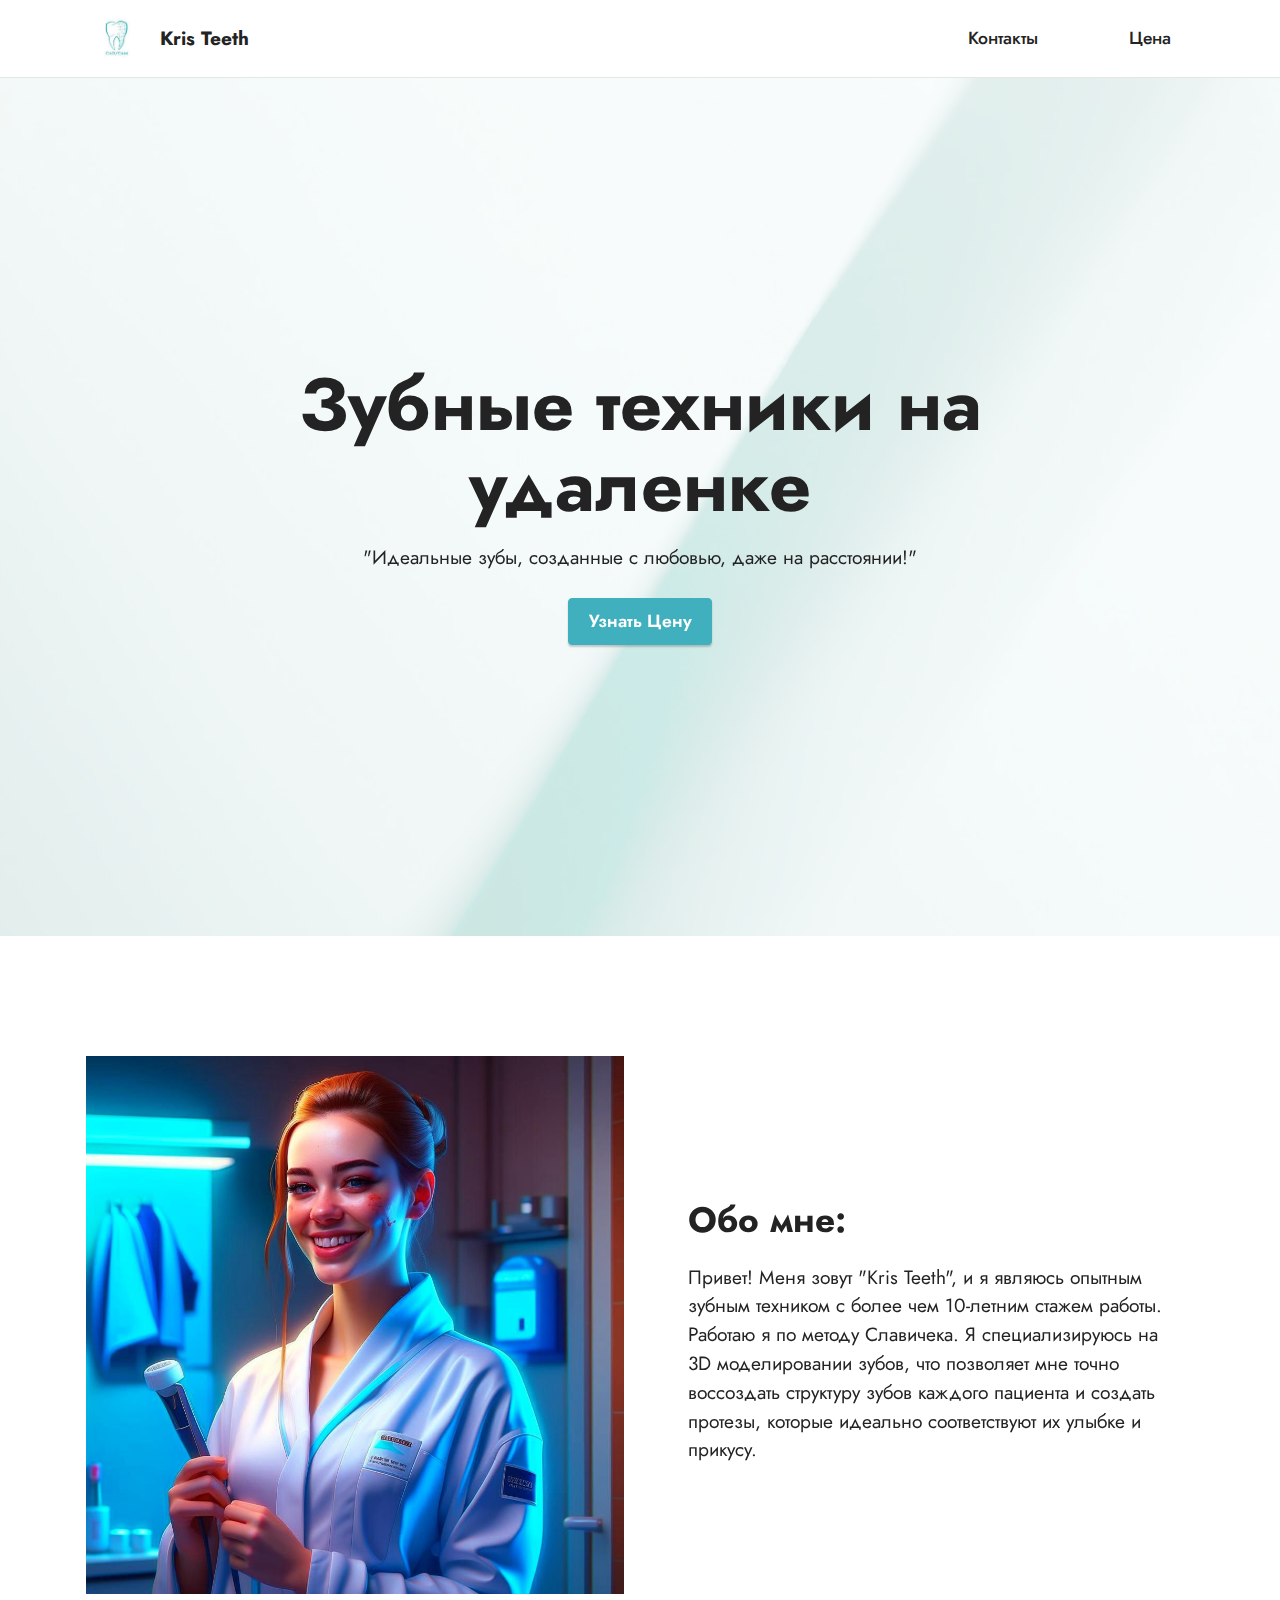
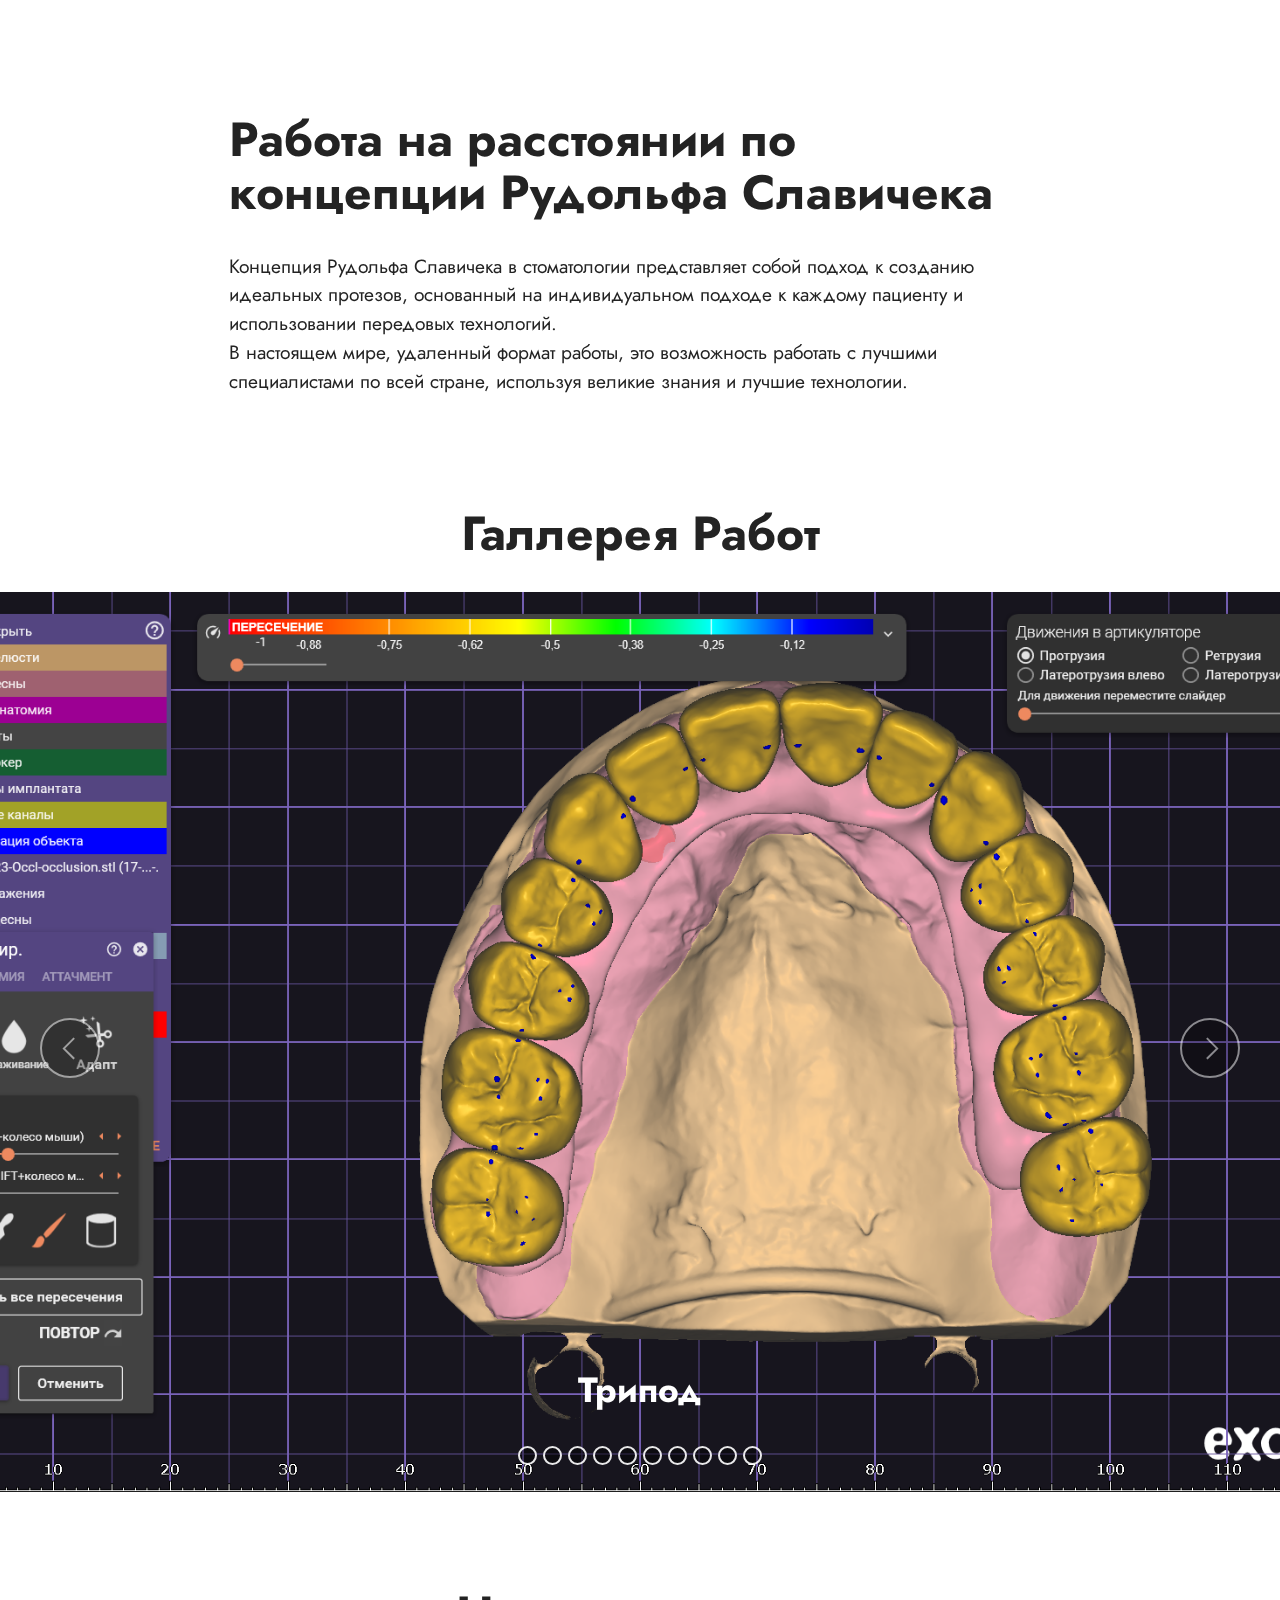
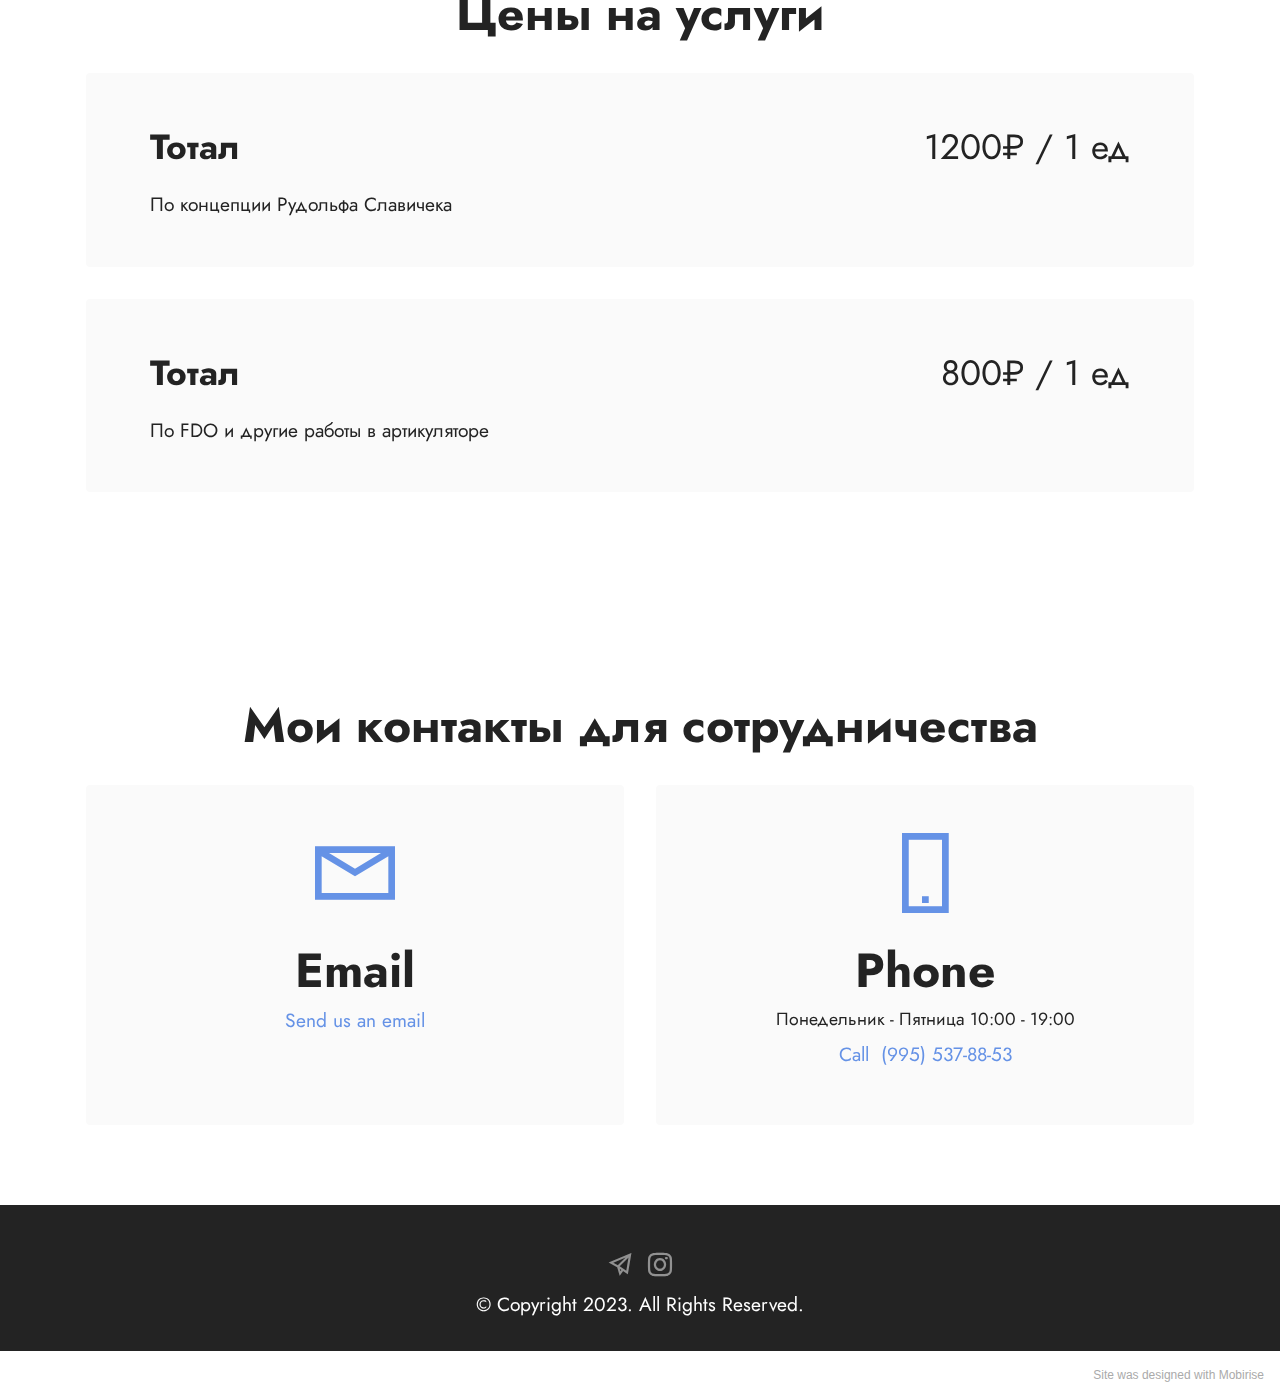
<file: index.html>
<!DOCTYPE html>
<html>
    <head>
        <!-- Site made with Mobirise Website Builder v5.3.0, https://mobirise.com -->
        <meta charset="UTF-8" />
        <meta http-equiv="X-UA-Compatible" content="IE=edge" />
        <meta name="generator" content="Mobirise v5.3.0, mobirise.com" />
        <meta
            name="viewport"
            content="width=device-width, initial-scale=1, minimum-scale=1"
        />
        <link
            rel="shortcut icon"
            href="assets/images/untitled-133x133.jpg"
            type="image/x-icon"
        />
        <meta name="description" content="" />

        <title>Home</title>
        <link
            rel="stylesheet"
            href="assets/web/assets/mobirise-icons2/mobirise2.css"
        />
        <link rel="stylesheet" href="assets/tether/tether.min.css" />
        <link rel="stylesheet" href="assets/bootstrap/css/bootstrap.min.css" />
        <link
            rel="stylesheet"
            href="assets/bootstrap/css/bootstrap-grid.min.css"
        />
        <link
            rel="stylesheet"
            href="assets/bootstrap/css/bootstrap-reboot.min.css"
        />
        <link rel="stylesheet" href="assets/dropdown/css/style.css" />
        <link rel="stylesheet" href="assets/socicon/css/styles.css" />
        <link rel="stylesheet" href="assets/theme/css/style.css" />
        <link
            rel="preload"
            as="style"
            href="assets/mobirise/css/mbr-additional.css"
        />
        <link
            rel="stylesheet"
            href="assets/mobirise/css/mbr-additional.css"
            type="text/css"
        />
    </head>
    <body>
        <section class="menu cid-s48OLK6784" once="menu" id="menu1-h">
            <nav
                class="navbar navbar-dropdown navbar-fixed-top navbar-expand-lg"
            >
                <div class="container">
                    <div class="navbar-brand">
                        <span class="navbar-logo">
                            <a href="https://mobiri.se">
                                <img
                                    src="assets/images/untitled-133x133.jpg"
                                    alt="Mobirise"
                                    style="height: 3.8rem"
                                />
                            </a>
                        </span>
                        <span class="navbar-caption-wrap"
                            ><a
                                class="navbar-caption text-black display-7"
                                href="https://mobiri.se"
                                >Kris Teeth</a
                            ></span
                        >
                    </div>
                    <button
                        class="navbar-toggler"
                        type="button"
                        data-toggle="collapse"
                        data-target="#navbarSupportedContent"
                        aria-controls="navbarNavAltMarkup"
                        aria-expanded="false"
                        aria-label="Toggle navigation"
                    >
                        <div class="hamburger">
                            <span></span>
                            <span></span>
                            <span></span>
                            <span></span>
                        </div>
                    </button>
                    <div
                        class="collapse navbar-collapse"
                        id="navbarSupportedContent"
                    >
                        <ul
                            class="navbar-nav nav-dropdown nav-right"
                            data-app-modern-menu="true"
                        >
                            <li class="nav-item">
                                <a
                                    class="nav-link link text-black text-primary display-4"
                                    href="index.html#contacts1-m"
                                    >Контакты</a
                                >
                            </li>
                            <li class="nav-item">
                                <a
                                    class="nav-link link text-black display-4"
                                    href="https://mobirise.com"
                                ></a>
                            </li>
                            <li class="nav-item">
                                <a
                                    class="nav-link link text-black text-primary display-4"
                                    href="index.html#features10-v"
                                    >Цена</a
                                >
                            </li>
                        </ul>
                    </div>
                </div>
            </nav>
        </section>

        <section
            class="header1 cid-s48MCQYojq mbr-fullscreen mbr-parallax-background"
            id="header1-f"
        >
            <div
                class="mbr-overlay"
                style="opacity: 0.8; background-color: rgb(255, 255, 255)"
            ></div>

            <div class="align-center container">
                <div class="row justify-content-center">
                    <div class="col-12 col-lg-8">
                        <h1
                            class="mbr-section-title mbr-fonts-style mb-3 display-1"
                        >
                            <strong>Зубные техники на удаленке</strong>
                        </h1>

                        <p class="mbr-text mbr-fonts-style display-7">
                            "Идеальные зубы, созданные с любовью, даже на
                            расстоянии!"
                        </p>
                        <div class="mbr-section-btn mt-3">
                            <a
                                class="btn btn-success display-4"
                                href="index.html#features10-v"
                                >Узнать Цену</a
                            >
                        </div>
                    </div>
                </div>
            </div>
        </section>

        <section class="image1 cid-tSuQyWR5Dd" id="image1-n">
            <div class="container">
                <div class="row align-items-center">
                    <div class="col-12 col-lg-6">
                        <div class="image-wrapper">
                            <img
                                src="assets/images/2023-10-21-09.45.38-1024x1024.jpg"
                                alt="Mobirise"
                            />
                            <p
                                class="mbr-description mbr-fonts-style pt-2 align-center display-4"
                            ></p>
                        </div>
                    </div>
                    <div class="col-12 col-lg">
                        <div class="text-wrapper">
                            <h3
                                class="mbr-section-title mbr-fonts-style mb-3 display-5"
                            >
                                <strong>Обо мне:&nbsp;</strong>
                            </h3>
                            <p class="mbr-text mbr-fonts-style display-7">
                                Привет! Меня зовут "Kris Teeth", и я являюсь
                                опытным <br />зубным техником с более чем
                                10-летним стажем работы.<br />Работаю я по
                                методу Славичека. Я специализируюсь на 3D
                                моделировании зубов, что позволяет мне точно
                                воссоздать структуру зубов каждого пациента и
                                создать протезы, которые идеально соответствуют
                                их улыбке и прикусу.<br />
                            </p>
                        </div>
                    </div>
                </div>
            </div>
        </section>

        <section class="content1 cid-s48udlf8KU" id="content1-8">
            <div class="container">
                <div class="row justify-content-center">
                    <div class="title col-12 col-md-9">
                        <h3
                            class="mbr-section-title mbr-fonts-style align-center mb-4 display-2"
                        >
                            <strong
                                >Работа на расстоянии по концепции Рудольфа
                                Славичека</strong
                            >
                        </h3>
                        <h4
                            class="mbr-section-subtitle align-center mbr-fonts-style mb-4 display-7"
                        >
                            Концепция Рудольфа Славичека в стоматологии
                            представляет собой подход к созданию идеальных
                            протезов, основанный на индивидуальном подходе к
                            каждому пациенту и использовании передовых
                            технологий.<br />В настоящем мире, удаленный формат
                            работы, это возможность работать с лучшими
                            специалистами по всей стране, используя великие
                            знания и лучшие технологии.
                        </h4>
                    </div>
                </div>
            </div>
        </section>

        <section class="content4 cid-tSuUl9ulJj" id="content4-s">
            <div class="container">
                <div class="row justify-content-center">
                    <div class="title col-md-12 col-lg-7">
                        <h3
                            class="mbr-section-title mbr-fonts-style align-center mb-4 display-2"
                        >
                            <strong>Галлерея Работ</strong>
                        </h3>
                        <h4
                            class="mbr-section-subtitle align-center mbr-fonts-style mb-4 display-5"
                        ></h4>
                    </div>
                </div>
            </div>
        </section>

        <section class="slider1 cid-tSuQccb7a7 mbr-fullscreen" id="slider1-k">
            <div class="carousel slide" id="tTiKMlDubO" data-interval="5000">
                <ol class="carousel-indicators">
                    <li
                        data-slide-to="0"
                        class="active"
                        data-target="#tTiKMlDubO"
                    ></li>
                    <li
                        data-slide-to="1"
                        class="active"
                        data-target="#tTiKMlDubO"
                    ></li>
                    <li
                        data-slide-to="2"
                        class="active"
                        data-target="#tTiKMlDubO"
                    ></li>
                    <li
                        data-slide-to="3"
                        class="active"
                        data-target="#tTiKMlDubO"
                    ></li>
                    <li
                        data-slide-to="4"
                        class="active"
                        data-target="#tTiKMlDubO"
                    ></li>
                    <li
                        data-slide-to="5"
                        class="active"
                        data-target="#tTiKMlDubO"
                    ></li>
                    <li
                        data-slide-to="6"
                        class="active"
                        data-target="#tTiKMlDubO"
                    ></li>
                    <li
                        data-slide-to="7"
                        class="active"
                        data-target="#tTiKMlDubO"
                    ></li>
                    <li
                        data-slide-to="8"
                        class="active"
                        data-target="#tTiKMlDubO"
                    ></li>
                    <li
                        data-slide-to="9"
                        class="active"
                        data-target="#tTiKMlDubO"
                    ></li>
                </ol>
                <div class="carousel-inner">
                    <div class="carousel-item slider-image item active">
                        <div class="item-wrapper">
                            <img
                                class="d-block w-100"
                                src="assets/images/трипод.png"
                                data-slide-to="0"
                            />

                            <div class="carousel-caption">
                                <h5
                                    class="mbr-section-subtitle mbr-fonts-style display-5"
                                >
                                    <strong>Трипод</strong>
                                </h5>
                                <p
                                    class="mbr-section-text mbr-fonts-style display-7"
                                ></p>
                            </div>
                        </div>
                    </div>
                    <div class="carousel-item slider-image item">
                        <div class="item-wrapper">
                            <img
                                class="d-block w-100"
                                src="assets/images/проверка по Славичеку.png"
                                data-slide-to="1"
                            />

                            <div class="carousel-caption">
                                <h5
                                    class="mbr-section-subtitle mbr-fonts-style display-5"
                                >
                                    <strong>Проверка по Славичеку</strong>
                                </h5>
                                <p
                                    class="mbr-section-text mbr-fonts-style display-7"
                                ></p>
                            </div>
                        </div>
                    </div>
                    <div class="carousel-item slider-image item">
                        <div class="item-wrapper">
                            <img
                                class="d-block w-100"
                                src="assets/images/артикулятор.png"
                                data-slide-to="2"
                                alt=""
                            />

                            <div class="carousel-caption">
                                <h5
                                    class="mbr-section-subtitle mbr-fonts-style display-5"
                                >
                                    <strong>Артикулятор</strong>
                                </h5>
                                <p
                                    class="mbr-section-text mbr-fonts-style display-7"
                                ></p>
                            </div>
                        </div>
                    </div>
                    <div class="carousel-item slider-image item">
                        <div class="item-wrapper">
                            <img
                                class="d-block w-100"
                                src="assets/images/сфера.png"
                                data-slide-to="3"
                            />

                            <div class="carousel-caption">
                                <h5
                                    class="mbr-section-subtitle mbr-fonts-style display-5"
                                >
                                    <strong>Сфера</strong>
                                </h5>
                                <p
                                    class="mbr-section-text mbr-fonts-style display-7"
                                ></p>
                            </div>
                        </div>
                    </div>
                    <div class="carousel-item slider-image item">
                        <div class="item-wrapper">
                            <img
                                class="d-block w-100"
                                src="assets/images/smile-1-1770x1030.png"
                                data-slide-to="4"
                            />

                            <div class="carousel-caption">
                                <h5
                                    class="mbr-section-subtitle mbr-fonts-style display-5"
                                >
                                    <strong>Smile</strong>
                                </h5>
                                <p
                                    class="mbr-section-text mbr-fonts-style display-7"
                                ></p>
                            </div>
                        </div>
                    </div>
                    <div class="carousel-item slider-image item">
                        <div class="item-wrapper">
                            <img
                                class="d-block w-100"
                                src="assets/images/протрузия.png"
                                data-slide-to="5"
                            />

                            <div class="carousel-caption">
                                <h5
                                    class="mbr-section-subtitle mbr-fonts-style display-5"
                                >
                                    <strong>Протрузия</strong>
                                </h5>
                                <p
                                    class="mbr-section-text mbr-fonts-style display-7"
                                ></p>
                            </div>
                        </div>
                    </div>
                    <div class="carousel-item slider-image item">
                        <div class="item-wrapper">
                            <img
                                class="d-block w-100"
                                src="assets/images/готовая.png"
                                data-slide-to="5"
                            />

                            <div class="carousel-caption">
                                <h5
                                    class="mbr-section-subtitle mbr-fonts-style display-5"
                                >
                                    <strong>Готовая</strong>
                                </h5>
                                <p
                                    class="mbr-section-text mbr-fonts-style display-7"
                                ></p>
                            </div>
                        </div>
                    </div>
                    <div class="carousel-item slider-image item">
                        <div class="item-wrapper">
                            <img
                                class="d-block w-100"
                                src="assets/images/низ.png"
                                data-slide-to="7"
                            />

                            <div class="carousel-caption">
                                <h5
                                    class="mbr-section-subtitle mbr-fonts-style display-5"
                                >
                                    <strong>Низ</strong>
                                </h5>
                                <p
                                    class="mbr-section-text mbr-fonts-style display-7"
                                ></p>
                            </div>
                        </div>
                    </div>
                    <div class="carousel-item slider-image item">
                        <div class="item-wrapper">
                            <img
                                class="d-block w-100"
                                src="assets/images/Латеро вправо.png"
                                data-slide-to="8"
                            />

                            <div class="carousel-caption">
                                <h5
                                    class="mbr-section-subtitle mbr-fonts-style display-5"
                                >
                                    <strong>Латеро вправо</strong>
                                </h5>
                                <p
                                    class="mbr-section-text mbr-fonts-style display-7"
                                ></p>
                            </div>
                        </div>
                    </div>
                    <div class="carousel-item slider-image item">
                        <div class="item-wrapper">
                            <img
                                class="d-block w-100"
                                src="assets/images/латеро влево.png"
                                data-slide-to="9"
                            />

                            <div class="carousel-caption">
                                <h5
                                    class="mbr-section-subtitle mbr-fonts-style display-5"
                                >
                                    <strong>Латеро влево</strong>
                                </h5>
                                <p
                                    class="mbr-section-text mbr-fonts-style display-7"
                                ></p>
                            </div>
                        </div>
                    </div>
                </div>
                <a
                    class="carousel-control carousel-control-prev"
                    role="button"
                    data-slide="prev"
                    href="#tTiKMlDubO"
                >
                    <span
                        class="mobi-mbri mobi-mbri-arrow-prev"
                        aria-hidden="true"
                    ></span>
                    <span class="sr-only">Previous</span>
                </a>
                <a
                    class="carousel-control carousel-control-next"
                    role="button"
                    data-slide="next"
                    href="#tTiKMlDubO"
                >
                    <span
                        class="mobi-mbri mobi-mbri-arrow-next"
                        aria-hidden="true"
                    ></span>
                    <span class="sr-only">Next</span>
                </a>
            </div>
        </section>

        <section class="features9 cid-tSv06jU9q3" id="features10-v">
            <!---->

            <div class="container">
                <div class="mbr-section-head">
                    <h3
                        class="mbr-section-title mbr-fonts-style mb-0 display-2"
                    >
                        <strong>Цены на услуги</strong>
                    </h3>
                </div>
                <div class="row mt-4">
                    <div class="card col-12">
                        <div class="card-wrapper">
                            <div class="top-line row">
                                <div class="col">
                                    <h4
                                        class="card-title mbr-fonts-style display-5"
                                    >
                                        <strong>Тотал</strong>
                                    </h4>
                                </div>
                                <div class="col-auto">
                                    <p class="price mbr-fonts-style display-5">
                                        1200₽ / 1 ед
                                    </p>
                                </div>
                            </div>
                            <div class="bottom-line">
                                <p class="mbr-text mbr-fonts-style display-7">
                                    По концепции Рудольфа Славичека
                                </p>
                            </div>
                        </div>
                    </div>
                    <div class="card col-12">
                        <div class="card-wrapper">
                            <div class="top-line row">
                                <div class="col">
                                    <h4
                                        class="card-title mbr-fonts-style display-5"
                                    >
                                        <strong>Тотал</strong>
                                    </h4>
                                </div>
                                <div class="col-auto">
                                    <p class="price mbr-fonts-style display-5">
                                        800₽ / 1 ед
                                    </p>
                                </div>
                            </div>
                            <div class="bottom-line">
                                <p class="mbr-text mbr-fonts-style display-7">
                                    По FDO и другие работы в артикуляторе
                                </p>
                            </div>
                        </div>
                    </div>
                </div>
            </div>
        </section>

        <section class="contacts1 cid-tSuQsPMBsE" id="contacts1-m">
            <div class="container">
                <div class="mbr-section-head">
                    <h3
                        class="mbr-section-title mbr-fonts-style align-center mb-0 display-2"
                    >
                        <strong>Мои контакты для сотрудничества</strong>
                    </h3>
                    <h4
                        class="mbr-section-subtitle mbr-fonts-style align-center mb-0 mt-2 display-5"
                    ></h4>
                </div>
                <div class="row justify-content-center mt-4">
                    <div class="card col-12 col-lg-6">
                        <div class="card-wrapper">
                            <div class="card-box align-center">
                                <div class="image-wrapper">
                                    <span
                                        class="mbr-iconfont mobi-mbri-letter mobi-mbri"
                                    ></span>
                                </div>
                                <h4
                                    class="card-title mbr-fonts-style mb-2 display-2"
                                >
                                    <strong>Email</strong>
                                </h4>
                                <p
                                    class="mbr-text mbr-fonts-style mb-2 display-4"
                                ></p>
                                <h5 class="link mbr-fonts-style display-7">
                                    <a
                                        href="mailto:garmoniya.ulybki@mail.ru"
                                        class="text-primary"
                                        >Send us an email</a
                                    >
                                </h5>
                            </div>
                        </div>
                    </div>
                    <div class="card col-12 col-lg-6">
                        <div class="card-wrapper">
                            <div class="card-box align-center">
                                <div class="image-wrapper">
                                    <span
                                        class="mbr-iconfont mobi-mbri-mobile-2 mobi-mbri"
                                    ></span>
                                </div>
                                <h4
                                    class="card-title mbr-fonts-style align-center mb-2 display-2"
                                >
                                    <strong>Phone</strong>
                                </h4>
                                <p
                                    class="mbr-text mbr-fonts-style mb-2 display-4"
                                >
                                    Понедельник - Пятница 10:00 - 19:00
                                </p>
                                <h5
                                    class="link mbr-black mbr-fonts-style display-7"
                                >
                                    <a
                                        href="tel:+7 995 537-88-53"
                                        class="text-primary"
                                        >Call </a
                                    >&nbsp;(995) 537-88-53
                                </h5>
                            </div>
                        </div>
                    </div>
                </div>
            </div>
        </section>

        <section class="footer3 cid-s48P1Icc8J" once="footers" id="footer3-i">
            <div class="container">
                <div class="media-container-row align-center mbr-white">
                    <div class="row row-links">
                        <ul class="foot-menu">
                            <li
                                class="foot-menu-item mbr-fonts-style display-7"
                            ></li>
                            <li
                                class="foot-menu-item mbr-fonts-style display-7"
                            ></li>
                            <li
                                class="foot-menu-item mbr-fonts-style display-7"
                            ></li>
                        </ul>
                    </div>
                    <div class="row social-row">
                        <div class="social-list align-right pb-2">
                            <div class="soc-item">
                                <a
                                    href="tg://resolve?domain=@Kristina_Kharkovskaya"
                                >
                                    <span
                                        class="mbr-iconfont mbr-iconfont-social mobi-mbri-paper-plane mobi-mbri"
                                    ></span>
                                </a>
                            </div>
                            <div class="soc-item">
                                <a
                                    href="https://instagram.com/harmonysmile3.1?igshid=YTQwZjQ0NmI0OA%3D%3D&utm_source=qr"
                                    target="_blank"
                                >
                                    <span
                                        class="mbr-iconfont mbr-iconfont-social socicon-instagram socicon"
                                    ></span>
                                </a>
                            </div>
                        </div>
                    </div>
                    <div class="row row-copirayt">
                        <p
                            class="mbr-text mb-0 mbr-fonts-style mbr-white align-center display-7"
                        >
                            © Copyright 2023. All Rights Reserved.
                        </p>
                    </div>
                </div>
            </div>
        </section>
        <section
            style="
                background-color: #fff;
                font-family: -apple-system, BlinkMacSystemFont, 'Segoe UI',
                    'Roboto', 'Helvetica Neue', Arial, sans-serif;
                color: #aaa;
                font-size: 12px;
                padding: 0;
                align-items: center;
                display: flex;
            "
        >
            <a
                href="https://mobirise.site/p"
                style="flex: 1 1; height: 3rem; padding-left: 1rem"
            ></a>
            <p style="flex: 0 0 auto; margin: 0; padding-right: 1rem">
                Site was
                <a href="https://mobirise.site/g" style="color: #aaa"
                    >designed</a
                >
                with Mobirise
            </p>
        </section>
        <script src="assets/web/assets/jquery/jquery.min.js"></script>
        <script src="assets/popper/popper.min.js"></script>
        <script src="assets/tether/tether.min.js"></script>
        <script src="assets/bootstrap/js/bootstrap.min.js"></script>
        <script src="assets/smoothscroll/smooth-scroll.js"></script>
        <script src="assets/parallax/jarallax.min.js"></script>
        <script src="assets/dropdown/js/nav-dropdown.js"></script>
        <script src="assets/dropdown/js/navbar-dropdown.js"></script>
        <script src="assets/touchswipe/jquery.touch-swipe.min.js"></script>
        <script src="assets/theme/js/script.js"></script>
    </body>
</html>
</file>
<file: assets/web/assets/mobirise-icons2/mobirise2.css>
@font-face {
  font-family: 'Moririse2';
  font-display: swap;
  src:  url('mobirise2.eot?f2bix4');
  src:  url('mobirise2.eot?f2bix4#iefix') format('embedded-opentype'),
    url('mobirise2.ttf?f2bix4') format('truetype'),
    url('mobirise2.woff?f2bix4') format('woff'),
    url('mobirise2.svg?f2bix4#mobirise2') format('svg');
  font-weight: normal;
  font-style: normal;
}

[class^="mobi-"], [class*=" mobi-"] {
  /* use !important to prevent issues with browser extensions that change fonts */
  font-family: 'Moririse2' !important;
  speak: none;
  font-style: normal;
  font-weight: normal;
  font-variant: normal;
  text-transform: none;
  line-height: 1;

  /* Better Font Rendering =========== */
  -webkit-font-smoothing: antialiased;
  -moz-osx-font-smoothing: grayscale;
}

.mobi-mbri-add-submenu:before {
  content: "\e900";
}
.mobi-mbri-alert:before {
  content: "\e901";
}
.mobi-mbri-align-center:before {
  content: "\e902";
}
.mobi-mbri-align-justify:before {
  content: "\e903";
}
.mobi-mbri-align-left:before {
  content: "\e904";
}
.mobi-mbri-align-right:before {
  content: "\e905";
}
.mobi-mbri-android:before {
  content: "\e906";
}
.mobi-mbri-apple:before {
  content: "\e907";
}
.mobi-mbri-arrow-down:before {
  content: "\e908";
}
.mobi-mbri-arrow-next:before {
  content: "\e909";
}
.mobi-mbri-arrow-prev:before {
  content: "\e90a";
}
.mobi-mbri-arrow-up:before {
  content: "\e90b";
}
.mobi-mbri-bold:before {
  content: "\e90c";
}
.mobi-mbri-bookmark:before {
  content: "\e90d";
}
.mobi-mbri-bootstrap:before {
  content: "\e90e";
}
.mobi-mbri-briefcase:before {
  content: "\e90f";
}
.mobi-mbri-browse:before {
  content: "\e910";
}
.mobi-mbri-bulleted-list:before {
  content: "\e911";
}
.mobi-mbri-calendar:before {
  content: "\e912";
}
.mobi-mbri-camera:before {
  content: "\e913";
}
.mobi-mbri-cart-add:before {
  content: "\e914";
}
.mobi-mbri-cart-full:before {
  content: "\e915";
}
.mobi-mbri-cash:before {
  content: "\e916";
}
.mobi-mbri-change-style:before {
  content: "\e917";
}
.mobi-mbri-chat:before {
  content: "\e918";
}
.mobi-mbri-clock:before {
  content: "\e919";
}
.mobi-mbri-close:before {
  content: "\e91a";
}
.mobi-mbri-cloud:before {
  content: "\e91b";
}
.mobi-mbri-code:before {
  content: "\e91c";
}
.mobi-mbri-contact-form:before {
  content: "\e91d";
}
.mobi-mbri-credit-card:before {
  content: "\e91e";
}
.mobi-mbri-cursor-click:before {
  content: "\e91f";
}
.mobi-mbri-cust-feedback:before {
  content: "\e920";
}
.mobi-mbri-database:before {
  content: "\e921";
}
.mobi-mbri-delivery:before {
  content: "\e922";
}
.mobi-mbri-desktop:before {
  content: "\e923";
}
.mobi-mbri-devices:before {
  content: "\e924";
}
.mobi-mbri-down:before {
  content: "\e925";
}
.mobi-mbri-download-2:before {
  content: "\e926";
}
.mobi-mbri-download:before {
  content: "\e927";
}
.mobi-mbri-drag-n-drop-2:before {
  content: "\e928";
}
.mobi-mbri-drag-n-drop:before {
  content: "\e929";
}
.mobi-mbri-edit-2:before {
  content: "\e92a";
}
.mobi-mbri-edit:before {
  content: "\e92b";
}
.mobi-mbri-error:before {
  content: "\e92c";
}
.mobi-mbri-extension:before {
  content: "\e92d";
}
.mobi-mbri-features:before {
  content: "\e92e";
}
.mobi-mbri-file:before {
  content: "\e92f";
}
.mobi-mbri-flag:before {
  content: "\e930";
}
.mobi-mbri-folder:before {
  content: "\e931";
}
.mobi-mbri-gift:before {
  content: "\e932";
}
.mobi-mbri-github:before {
  content: "\e933";
}
.mobi-mbri-globe-2:before {
  content: "\e934";
}
.mobi-mbri-globe:before {
  content: "\e935";
}
.mobi-mbri-growing-chart:before {
  content: "\e936";
}
.mobi-mbri-hearth:before {
  content: "\e937";
}
.mobi-mbri-help:before {
  content: "\e938";
}
.mobi-mbri-home:before {
  content: "\e939";
}
.mobi-mbri-hot-cup:before {
  content: "\e93a";
}
.mobi-mbri-idea:before {
  content: "\e93b";
}
.mobi-mbri-image-gallery:before {
  content: "\e93c";
}
.mobi-mbri-image-slider:before {
  content: "\e93d";
}
.mobi-mbri-info:before {
  content: "\e93e";
}
.mobi-mbri-italic:before {
  content: "\e93f";
}
.mobi-mbri-key:before {
  content: "\e940";
}
.mobi-mbri-laptop:before {
  content: "\e941";
}
.mobi-mbri-layers:before {
  content: "\e942";
}
.mobi-mbri-left-right:before {
  content: "\e943";
}
.mobi-mbri-left:before {
  content: "\e944";
}
.mobi-mbri-letter:before {
  content: "\e945";
}
.mobi-mbri-like:before {
  content: "\e946";
}
.mobi-mbri-link:before {
  content: "\e947";
}
.mobi-mbri-lock:before {
  content: "\e948";
}
.mobi-mbri-login:before {
  content: "\e949";
}
.mobi-mbri-logout:before {
  content: "\e94a";
}
.mobi-mbri-magic-stick:before {
  content: "\e94b";
}
.mobi-mbri-map-pin:before {
  content: "\e94c";
}
.mobi-mbri-menu:before {
  content: "\e94d";
}
.mobi-mbri-mobile-2:before {
  content: "\e94e";
}
.mobi-mbri-mobile-horizontal:before {
  content: "\e94f";
}
.mobi-mbri-mobile:before {
  content: "\e950";
}
.mobi-mbri-mobirise:before {
  content: "\e951";
}
.mobi-mbri-more-horizontal:before {
  content: "\e952";
}
.mobi-mbri-more-vertical:before {
  content: "\e953";
}
.mobi-mbri-music:before {
  content: "\e954";
}
.mobi-mbri-new-file:before {
  content: "\e955";
}
.mobi-mbri-numbered-list:before {
  content: "\e956";
}
.mobi-mbri-opened-folder:before {
  content: "\e957";
}
.mobi-mbri-pages:before {
  content: "\e958";
}
.mobi-mbri-paper-plane:before {
  content: "\e959";
}
.mobi-mbri-paperclip:before {
  content: "\e95a";
}
.mobi-mbri-phone:before {
  content: "\e95b";
}
.mobi-mbri-photo:before {
  content: "\e95c";
}
.mobi-mbri-photos:before {
  content: "\e95d";
}
.mobi-mbri-pin:before {
  content: "\e95e";
}
.mobi-mbri-play:before {
  content: "\e95f";
}
.mobi-mbri-plus:before {
  content: "\e960";
}
.mobi-mbri-preview:before {
  content: "\e961";
}
.mobi-mbri-print:before {
  content: "\e962";
}
.mobi-mbri-protect:before {
  content: "\e963";
}
.mobi-mbri-question:before {
  content: "\e964";
}
.mobi-mbri-quote-left:before {
  content: "\e965";
}
.mobi-mbri-quote-right:before {
  content: "\e966";
}
.mobi-mbri-redo:before {
  content: "\e967";
}
.mobi-mbri-refresh:before {
  content: "\e968";
}
.mobi-mbri-responsive-2:before {
  content: "\e969";
}
.mobi-mbri-responsive:before {
  content: "\e96a";
}
.mobi-mbri-right:before {
  content: "\e96b";
}
.mobi-mbri-rocket:before {
  content: "\e96c";
}
.mobi-mbri-sad-face:before {
  content: "\e96d";
}
.mobi-mbri-sale:before {
  content: "\e96e";
}
.mobi-mbri-save:before {
  content: "\e96f";
}
.mobi-mbri-search:before {
  content: "\e970";
}
.mobi-mbri-setting-2:before {
  content: "\e971";
}
.mobi-mbri-setting-3:before {
  content: "\e972";
}
.mobi-mbri-setting:before {
  content: "\e973";
}
.mobi-mbri-share:before {
  content: "\e974";
}
.mobi-mbri-shopping-bag:before {
  content: "\e975";
}
.mobi-mbri-shopping-basket:before {
  content: "\e976";
}
.mobi-mbri-shopping-cart:before {
  content: "\e977";
}
.mobi-mbri-sites:before {
  content: "\e978";
}
.mobi-mbri-smile-face:before {
  content: "\e979";
}
.mobi-mbri-speed:before {
  content: "\e97a";
}
.mobi-mbri-star:before {
  content: "\e97b";
}
.mobi-mbri-success:before {
  content: "\e97c";
}
.mobi-mbri-sun:before {
  content: "\e97d";
}
.mobi-mbri-sun2:before {
  content: "\e97e";
}
.mobi-mbri-tablet-vertical:before {
  content: "\e97f";
}
.mobi-mbri-tablet:before {
  content: "\e980";
}
.mobi-mbri-target:before {
  content: "\e981";
}
.mobi-mbri-timer:before {
  content: "\e982";
}
.mobi-mbri-to-ftp:before {
  content: "\e983";
}
.mobi-mbri-to-local-drive:before {
  content: "\e984";
}
.mobi-mbri-touch-swipe:before {
  content: "\e985";
}
.mobi-mbri-touch:before {
  content: "\e986";
}
.mobi-mbri-trash:before {
  content: "\e987";
}
.mobi-mbri-underline:before {
  content: "\e988";
}
.mobi-mbri-undo:before {
  content: "\e989";
}
.mobi-mbri-unlink:before {
  content: "\e98a";
}
.mobi-mbri-unlock:before {
  content: "\e98b";
}
.mobi-mbri-up-down:before {
  content: "\e98c";
}
.mobi-mbri-up:before {
  content: "\e98d";
}
.mobi-mbri-update:before {
  content: "\e98e";
}
.mobi-mbri-upload-2:before {
  content: "\e98f";
}
.mobi-mbri-upload:before {
  content: "\e990";
}
.mobi-mbri-user-2:before {
  content: "\e991";
}
.mobi-mbri-user:before {
  content: "\e992";
}
.mobi-mbri-users:before {
  content: "\e993";
}
.mobi-mbri-video-play:before {
  content: "\e994";
}
.mobi-mbri-video:before {
  content: "\e995";
}
.mobi-mbri-watch:before {
  content: "\e996";
}
.mobi-mbri-website-theme-2:before {
  content: "\e997";
}
.mobi-mbri-website-theme:before {
  content: "\e998";
}
.mobi-mbri-wifi:before {
  content: "\e999";
}
.mobi-mbri-windows:before {
  content: "\e99a";
}
.mobi-mbri-zoom-in:before {
  content: "\e99b";
}
.mobi-mbri-zoom-out:before {
  content: "\e99c";
}
</file>
<file: assets/dropdown/css/style.css>
.navbar-dropdown {
  left: 0;
  padding: 0;
  position: absolute;
  right: 0;
  top: 0;
  transition: all 0.45s ease;
  z-index: 1030;
  background: #282828; }
  .navbar-dropdown .navbar-logo {
    margin-right: 0.8rem;
    transition: margin 0.3s ease-in-out;
    vertical-align: middle; }
    .navbar-dropdown .navbar-logo img {
      height: 3.125rem;
      transition: all 0.3s ease-in-out; }
    .navbar-dropdown .navbar-logo.mbr-iconfont {
      font-size: 3.125rem;
      line-height: 3.125rem; }
  .navbar-dropdown .navbar-caption {
    font-weight: 700;
    white-space: normal;
    vertical-align: -4px;
    line-height: 3.125rem !important; }
    .navbar-dropdown .navbar-caption, .navbar-dropdown .navbar-caption:hover {
      color: inherit;
      text-decoration: none; }
  .navbar-dropdown .mbr-iconfont + .navbar-caption {
    vertical-align: -1px; }
  .navbar-dropdown.navbar-fixed-top {
    position: fixed; }
  .navbar-dropdown .navbar-brand span {
    vertical-align: -4px; }
  .navbar-dropdown.bg-color.transparent {
    background: none; }
  .navbar-dropdown.navbar-short .navbar-brand {
    padding: 0.625rem 0; }
    .navbar-dropdown.navbar-short .navbar-brand span {
      vertical-align: -1px; }
  .navbar-dropdown.navbar-short .navbar-caption {
    line-height: 2.375rem !important;
    vertical-align: -2px; }
  .navbar-dropdown.navbar-short .navbar-logo {
    margin-right: 0.5rem; }
    .navbar-dropdown.navbar-short .navbar-logo img {
      height: 2.375rem; }
    .navbar-dropdown.navbar-short .navbar-logo.mbr-iconfont {
      font-size: 2.375rem;
      line-height: 2.375rem; }
  .navbar-dropdown.navbar-short .mbr-table-cell {
    height: 3.625rem; }
  .navbar-dropdown .navbar-close {
    left: 0.6875rem;
    position: fixed;
    top: 0.75rem;
    z-index: 1000; }
  .navbar-dropdown .hamburger-icon {
    content: "";
    display: inline-block;
    vertical-align: middle;
    width: 16px;
    -webkit-box-shadow: 0 -6px 0 1px #282828,0 0 0 1px #282828,0 6px 0 1px #282828;
    -moz-box-shadow: 0 -6px 0 1px #282828,0 0 0 1px #282828,0 6px 0 1px #282828;
    box-shadow: 0 -6px 0 1px #282828,0 0 0 1px #282828,0 6px 0 1px #282828; }

.dropdown-menu .dropdown-toggle[data-toggle="dropdown-submenu"]::after {
  border-bottom: 0.35em solid transparent;
  border-left: 0.35em solid;
  border-right: 0;
  border-top: 0.35em solid transparent;
  margin-left: 0.3rem; }

.dropdown-menu .dropdown-item:focus {
  outline: 0; }

.nav-dropdown {
  font-size: 0.75rem;
  font-weight: 500;
  height: auto !important; }
  .nav-dropdown .nav-btn {
    padding-left: 1rem; }
  .nav-dropdown .link {
    margin: .667em 1.667em;
    font-weight: 500;
    padding: 0;
    transition: color .2s ease-in-out; }
    .nav-dropdown .link.dropdown-toggle {
      margin-right: 2.583em; }
      .nav-dropdown .link.dropdown-toggle::after {
        margin-left: .25rem;
        border-top: 0.35em solid;
        border-right: 0.35em solid transparent;
        border-left: 0.35em solid transparent;
        border-bottom: 0; }
      .nav-dropdown .link.dropdown-toggle[aria-expanded="true"] {
        margin: 0;
        padding: 0.667em 3.263em  0.667em 1.667em; }
  .nav-dropdown .link::after,
  .nav-dropdown .dropdown-item::after {
    color: inherit; }
  .nav-dropdown .btn {
    font-size: 0.75rem;
    font-weight: 700;
    letter-spacing: 0;
    margin-bottom: 0;
    padding-left: 1.25rem;
    padding-right: 1.25rem; }
  .nav-dropdown .dropdown-menu {
    border-radius: 0;
    border: 0;
    left: 0;
    margin: 0;
    padding-bottom: 1.25rem;
    padding-top: 1.25rem;
    position: relative; }
  .nav-dropdown .dropdown-submenu {
    margin-left: 0.125rem;
    top: 0; }
  .nav-dropdown .dropdown-item {
    font-weight: 500;
    line-height: 2;
    padding: 0.3846em 4.615em 0.3846em 1.5385em;
    position: relative;
    transition: color .2s ease-in-out, background-color .2s ease-in-out; }
    .nav-dropdown .dropdown-item::after {
      margin-top: -0.3077em;
      position: absolute;
      right: 1.1538em;
      top: 50%; }
    .nav-dropdown .dropdown-item:focus, .nav-dropdown .dropdown-item:hover {
      background: none; }

@media (max-width: 767px) {
  .nav-dropdown.navbar-toggleable-sm {
    bottom: 0;
    display: none;
    left: 0;
    overflow-x: hidden;
    position: fixed;
    top: 0;
    transform: translateX(-100%);
    -ms-transform: translateX(-100%);
    -webkit-transform: translateX(-100%);
    width: 18.75rem;
    z-index: 999; } }
.nav-dropdown.navbar-toggleable-xl {
  bottom: 0;
  display: none;
  left: 0;
  overflow-x: hidden;
  position: fixed;
  top: 0;
  transform: translateX(-100%);
  -ms-transform: translateX(-100%);
  -webkit-transform: translateX(-100%);
  width: 18.75rem;
  z-index: 999; }

.nav-dropdown-sm {
  display: block !important;
  overflow-x: hidden;
  overflow: auto;
  padding-top: 3.875rem; }
  .nav-dropdown-sm::after {
    content: "";
    display: block;
    height: 3rem;
    width: 100%; }
  .nav-dropdown-sm.collapse.in ~ .navbar-close {
    display: block !important; }
  .nav-dropdown-sm.collapsing, .nav-dropdown-sm.collapse.in {
    transform: translateX(0);
    -ms-transform: translateX(0);
    -webkit-transform: translateX(0);
    transition: all 0.25s ease-out;
    -webkit-transition: all 0.25s ease-out;
    background: #282828; }
  .nav-dropdown-sm.collapsing[aria-expanded="false"] {
    transform: translateX(-100%);
    -ms-transform: translateX(-100%);
    -webkit-transform: translateX(-100%); }
  .nav-dropdown-sm .nav-item {
    display: block;
    margin-left: 0 !important;
    padding-left: 0; }
  .nav-dropdown-sm .link,
  .nav-dropdown-sm .dropdown-item {
    border-top: 1px dotted rgba(255, 255, 255, 0.1);
    font-size: 0.8125rem;
    line-height: 1.6;
    margin: 0 !important;
    padding: 0.875rem 2.4rem 0.875rem 1.5625rem !important;
    position: relative;
    white-space: normal; }
    .nav-dropdown-sm .link:focus, .nav-dropdown-sm .link:hover,
    .nav-dropdown-sm .dropdown-item:focus,
    .nav-dropdown-sm .dropdown-item:hover {
      background: rgba(0, 0, 0, 0.2) !important;
      color: #c0a375; }
  .nav-dropdown-sm .nav-btn {
    position: relative;
    padding: 1.5625rem 1.5625rem 0 1.5625rem; }
    .nav-dropdown-sm .nav-btn::before {
      border-top: 1px dotted rgba(255, 255, 255, 0.1);
      content: "";
      left: 0;
      position: absolute;
      top: 0;
      width: 100%; }
    .nav-dropdown-sm .nav-btn + .nav-btn {
      padding-top: 0.625rem; }
      .nav-dropdown-sm .nav-btn + .nav-btn::before {
        display: none; }
  .nav-dropdown-sm .btn {
    padding: 0.625rem 0; }
  .nav-dropdown-sm .dropdown-toggle[data-toggle="dropdown-submenu"]::after {
    margin-left: .25rem;
    border-top: 0.35em solid;
    border-right: 0.35em solid transparent;
    border-left: 0.35em solid transparent;
    border-bottom: 0; }
  .nav-dropdown-sm .dropdown-toggle[data-toggle="dropdown-submenu"][aria-expanded="true"]::after {
    border-top: 0;
    border-right: 0.35em solid transparent;
    border-left: 0.35em solid transparent;
    border-bottom: 0.35em solid; }
  .nav-dropdown-sm .dropdown-menu {
    margin: 0;
    padding: 0;
    position: relative;
    top: 0;
    left: 0;
    width: 100%;
    border: 0;
    float: none;
    border-radius: 0;
    background: none; }
  .nav-dropdown-sm .dropdown-submenu {
    left: 100%;
    margin-left: 0.125rem;
    margin-top: -1.25rem;
    top: 0; }

.navbar-toggleable-sm .nav-dropdown .dropdown-menu {
  position: absolute; }

.navbar-toggleable-sm .nav-dropdown .dropdown-submenu {
  left: 100%;
  margin-left: 0.125rem;
  margin-top: -1.25rem;
  top: 0; }

.navbar-toggleable-sm.opened .nav-dropdown .dropdown-menu {
  position: relative; }

.navbar-toggleable-sm.opened .nav-dropdown .dropdown-submenu {
  left: 0;
  margin-left: 00rem;
  margin-top: 0rem;
  top: 0; }

.is-builder .nav-dropdown.collapsing {
  transition: none !important; }

/*# sourceMappingURL=style.css.map */
</file>
<file: assets/socicon/css/styles.css>
@charset "UTF-8";

@font-face {
  font-family: 'Socicon';
  src:  url('../fonts/socicon.eot');
  src:  url('../fonts/socicon.eot?#iefix') format('embedded-opentype'),
    url('../fonts/socicon.woff2') format('woff2'),
    url('../fonts/socicon.ttf') format('truetype'),
    url('../fonts/socicon.woff') format('woff'),
    url('../fonts/socicon.svg#socicon') format('svg');
  font-weight: normal;
  font-style: normal;
  font-display: swap;
}

[data-icon]:before {
  font-family: "socicon" !important;
  content: attr(data-icon);
  font-style: normal !important;
  font-weight: normal !important;
  font-variant: normal !important;
  text-transform: none !important;
  speak: none;
  line-height: 1;
  -webkit-font-smoothing: antialiased;
  -moz-osx-font-smoothing: grayscale;
}

[class^="socicon-"], [class*=" socicon-"] {
  /* use !important to prevent issues with browser extensions that change fonts */
  font-family: 'Socicon' !important;
  speak: none;
  font-style: normal;
  font-weight: normal;
  font-variant: normal;
  text-transform: none;
  line-height: 1;

  /* Better Font Rendering =========== */
  -webkit-font-smoothing: antialiased;
  -moz-osx-font-smoothing: grayscale;
}

.socicon-eitaa:before {
  content: "\e97c";
}
.socicon-soroush:before {
  content: "\e97d";
}
.socicon-bale:before {
  content: "\e97e";
}
.socicon-zazzle:before {
  content: "\e97b";
}
.socicon-society6:before {
  content: "\e97a";
}
.socicon-redbubble:before {
  content: "\e979";
}
.socicon-avvo:before {
  content: "\e978";
}
.socicon-stitcher:before {
  content: "\e977";
}
.socicon-googlehangouts:before {
  content: "\e974";
}
.socicon-dlive:before {
  content: "\e975";
}
.socicon-vsco:before {
  content: "\e976";
}
.socicon-flipboard:before {
  content: "\e973";
}
.socicon-ubuntu:before {
  content: "\e958";
}
.socicon-artstation:before {
  content: "\e959";
}
.socicon-invision:before {
  content: "\e95a";
}
.socicon-torial:before {
  content: "\e95b";
}
.socicon-collectorz:before {
  content: "\e95c";
}
.socicon-seenthis:before {
  content: "\e95d";
}
.socicon-googleplaymusic:before {
  content: "\e95e";
}
.socicon-debian:before {
  content: "\e95f";
}
.socicon-filmfreeway:before {
  content: "\e960";
}
.socicon-gnome:before {
  content: "\e961";
}
.socicon-itchio:before {
  content: "\e962";
}
.socicon-jamendo:before {
  content: "\e963";
}
.socicon-mix:before {
  content: "\e964";
}
.socicon-sharepoint:before {
  content: "\e965";
}
.socicon-tinder:before {
  content: "\e966";
}
.socicon-windguru:before {
  content: "\e967";
}
.socicon-cdbaby:before {
  content: "\e968";
}
.socicon-elementaryos:before {
  content: "\e969";
}
.socicon-stage32:before {
  content: "\e96a";
}
.socicon-tiktok:before {
  content: "\e96b";
}
.socicon-gitter:before {
  content: "\e96c";
}
.socicon-letterboxd:before {
  content: "\e96d";
}
.socicon-threema:before {
  content: "\e96e";
}
.socicon-splice:before {
  content: "\e96f";
}
.socicon-metapop:before {
  content: "\e970";
}
.socicon-naver:before {
  content: "\e971";
}
.socicon-remote:before {
  content: "\e972";
}
.socicon-internet:before {
  content: "\e957";
}
.socicon-moddb:before {
  content: "\e94b";
}
.socicon-indiedb:before {
  content: "\e94c";
}
.socicon-traxsource:before {
  content: "\e94d";
}
.socicon-gamefor:before {
  content: "\e94e";
}
.socicon-pixiv:before {
  content: "\e94f";
}
.socicon-myanimelist:before {
  content: "\e950";
}
.socicon-blackberry:before {
  content: "\e951";
}
.socicon-wickr:before {
  content: "\e952";
}
.socicon-spip:before {
  content: "\e953";
}
.socicon-napster:before {
  content: "\e954";
}
.socicon-beatport:before {
  content: "\e955";
}
.socicon-hackerone:before {
  content: "\e956";
}
.socicon-hackernews:before {
  content: "\e946";
}
.socicon-smashwords:before {
  content: "\e947";
}
.socicon-kobo:before {
  content: "\e948";
}
.socicon-bookbub:before {
  content: "\e949";
}
.socicon-mailru:before {
  content: "\e94a";
}
.socicon-gitlab:before {
  content: "\e945";
}
.socicon-instructables:before {
  content: "\e944";
}
.socicon-portfolio:before {
  content: "\e943";
}
.socicon-codered:before {
  content: "\e940";
}
.socicon-origin:before {
  content: "\e941";
}
.socicon-nextdoor:before {
  content: "\e942";
}
.socicon-udemy:before {
  content: "\e93f";
}
.socicon-livemaster:before {
  content: "\e93e";
}
.socicon-crunchbase:before {
  content: "\e93b";
}
.socicon-homefy:before {
  content: "\e93c";
}
.socicon-calendly:before {
  content: "\e93d";
}
.socicon-realtor:before {
  content: "\e90f";
}
.socicon-tidal:before {
  content: "\e910";
}
.socicon-qobuz:before {
  content: "\e911";
}
.socicon-natgeo:before {
  content: "\e912";
}
.socicon-mastodon:before {
  content: "\e913";
}
.socicon-unsplash:before {
  content: "\e914";
}
.socicon-homeadvisor:before {
  content: "\e915";
}
.socicon-angieslist:before {
  content: "\e916";
}
.socicon-codepen:before {
  content: "\e917";
}
.socicon-slack:before {
  content: "\e918";
}
.socicon-openaigym:before {
  content: "\e919";
}
.socicon-logmein:before {
  content: "\e91a";
}
.socicon-fiverr:before {
  content: "\e91b";
}
.socicon-gotomeeting:before {
  content: "\e91c";
}
.socicon-aliexpress:before {
  content: "\e91d";
}
.socicon-guru:before {
  content: "\e91e";
}
.socicon-appstore:before {
  content: "\e91f";
}
.socicon-homes:before {
  content: "\e920";
}
.socicon-zoom:before {
  content: "\e921";
}
.socicon-alibaba:before {
  content: "\e922";
}
.socicon-craigslist:before {
  content: "\e923";
}
.socicon-wix:before {
  content: "\e924";
}
.socicon-redfin:before {
  content: "\e925";
}
.socicon-googlecalendar:before {
  content: "\e926";
}
.socicon-shopify:before {
  content: "\e927";
}
.socicon-freelancer:before {
  content: "\e928";
}
.socicon-seedrs:before {
  content: "\e929";
}
.socicon-bing:before {
  content: "\e92a";
}
.socicon-doodle:before {
  content: "\e92b";
}
.socicon-bonanza:before {
  content: "\e92c";
}
.socicon-squarespace:before {
  content: "\e92d";
}
.socicon-toptal:before {
  content: "\e92e";
}
.socicon-gust:before {
  content: "\e92f";
}
.socicon-ask:before {
  content: "\e930";
}
.socicon-trulia:before {
  content: "\e931";
}
.socicon-loomly:before {
  content: "\e932";
}
.socicon-ghost:before {
  content: "\e933";
}
.socicon-upwork:before {
  content: "\e934";
}
.socicon-fundable:before {
  content: "\e935";
}
.socicon-booking:before {
  content: "\e936";
}
.socicon-googlemaps:before {
  content: "\e937";
}
.socicon-zillow:before {
  content: "\e938";
}
.socicon-niconico:before {
  content: "\e939";
}
.socicon-toneden:before {
  content: "\e93a";
}
.socicon-augment:before {
  content: "\e908";
}
.socicon-bitbucket:before {
  content: "\e909";
}
.socicon-fyuse:before {
  content: "\e90a";
}
.socicon-yt-gaming:before {
  content: "\e90b";
}
.socicon-sketchfab:before {
  content: "\e90c";
}
.socicon-mobcrush:before {
  content: "\e90d";
}
.socicon-microsoft:before {
  content: "\e90e";
}
.socicon-pandora:before {
  content: "\e907";
}
.socicon-messenger:before {
  content: "\e906";
}
.socicon-gamewisp:before {
  content: "\e905";
}
.socicon-bloglovin:before {
  content: "\e904";
}
.socicon-tunein:before {
  content: "\e903";
}
.socicon-gamejolt:before {
  content: "\e901";
}
.socicon-trello:before {
  content: "\e902";
}
.socicon-spreadshirt:before {
  content: "\e900";
}
.socicon-500px:before {
  content: "\e000";
}
.socicon-8tracks:before {
  content: "\e001";
}
.socicon-airbnb:before {
  content: "\e002";
}
.socicon-alliance:before {
  content: "\e003";
}
.socicon-amazon:before {
  content: "\e004";
}
.socicon-amplement:before {
  content: "\e005";
}
.socicon-android:before {
  content: "\e006";
}
.socicon-angellist:before {
  content: "\e007";
}
.socicon-apple:before {
  content: "\e008";
}
.socicon-appnet:before {
  content: "\e009";
}
.socicon-baidu:before {
  content: "\e00a";
}
.socicon-bandcamp:before {
  content: "\e00b";
}
.socicon-battlenet:before {
  content: "\e00c";
}
.socicon-mixer:before {
  content: "\e00d";
}
.socicon-bebee:before {
  content: "\e00e";
}
.socicon-bebo:before {
  content: "\e00f";
}
.socicon-behance:before {
  content: "\e010";
}
.socicon-blizzard:before {
  content: "\e011";
}
.socicon-blogger:before {
  content: "\e012";
}
.socicon-buffer:before {
  content: "\e013";
}
.socicon-chrome:before {
  content: "\e014";
}
.socicon-coderwall:before {
  content: "\e015";
}
.socicon-curse:before {
  content: "\e016";
}
.socicon-dailymotion:before {
  content: "\e017";
}
.socicon-deezer:before {
  content: "\e018";
}
.socicon-delicious:before {
  content: "\e019";
}
.socicon-deviantart:before {
  content: "\e01a";
}
.socicon-diablo:before {
  content: "\e01b";
}
.socicon-digg:before {
  content: "\e01c";
}
.socicon-discord:before {
  content: "\e01d";
}
.socicon-disqus:before {
  content: "\e01e";
}
.socicon-douban:before {
  content: "\e01f";
}
.socicon-draugiem:before {
  content: "\e020";
}
.socicon-dribbble:before {
  content: "\e021";
}
.socicon-drupal:before {
  content: "\e022";
}
.socicon-ebay:before {
  content: "\e023";
}
.socicon-ello:before {
  content: "\e024";
}
.socicon-endomodo:before {
  content: "\e025";
}
.socicon-envato:before {
  content: "\e026";
}
.socicon-etsy:before {
  content: "\e027";
}
.socicon-facebook:before {
  content: "\e028";
}
.socicon-feedburner:before {
  content: "\e029";
}
.socicon-filmweb:before {
  content: "\e02a";
}
.socicon-firefox:before {
  content: "\e02b";
}
.socicon-flattr:before {
  content: "\e02c";
}
.socicon-flickr:before {
  content: "\e02d";
}
.socicon-formulr:before {
  content: "\e02e";
}
.socicon-forrst:before {
  content: "\e02f";
}
.socicon-foursquare:before {
  content: "\e030";
}
.socicon-friendfeed:before {
  content: "\e031";
}
.socicon-github:before {
  content: "\e032";
}
.socicon-goodreads:before {
  content: "\e033";
}
.socicon-google:before {
  content: "\e034";
}
.socicon-googlescholar:before {
  content: "\e035";
}
.socicon-googlegroups:before {
  content: "\e036";
}
.socicon-googlephotos:before {
  content: "\e037";
}
.socicon-googleplus:before {
  content: "\e038";
}
.socicon-grooveshark:before {
  content: "\e039";
}
.socicon-hackerrank:before {
  content: "\e03a";
}
.socicon-hearthstone:before {
  content: "\e03b";
}
.socicon-hellocoton:before {
  content: "\e03c";
}
.socicon-heroes:before {
  content: "\e03d";
}
.socicon-smashcast:before {
  content: "\e03e";
}
.socicon-horde:before {
  content: "\e03f";
}
.socicon-houzz:before {
  content: "\e040";
}
.socicon-icq:before {
  content: "\e041";
}
.socicon-identica:before {
  content: "\e042";
}
.socicon-imdb:before {
  content: "\e043";
}
.socicon-instagram:before {
  content: "\e044";
}
.socicon-issuu:before {
  content: "\e045";
}
.socicon-istock:before {
  content: "\e046";
}
.socicon-itunes:before {
  content: "\e047";
}
.socicon-keybase:before {
  content: "\e048";
}
.socicon-lanyrd:before {
  content: "\e049";
}
.socicon-lastfm:before {
  content: "\e04a";
}
.socicon-line:before {
  content: "\e04b";
}
.socicon-linkedin:before {
  content: "\e04c";
}
.socicon-livejournal:before {
  content: "\e04d";
}
.socicon-lyft:before {
  content: "\e04e";
}
.socicon-macos:before {
  content: "\e04f";
}
.socicon-mail:before {
  content: "\e050";
}
.socicon-medium:before {
  content: "\e051";
}
.socicon-meetup:before {
  content: "\e052";
}
.socicon-mixcloud:before {
  content: "\e053";
}
.socicon-modelmayhem:before {
  content: "\e054";
}
.socicon-mumble:before {
  content: "\e055";
}
.socicon-myspace:before {
  content: "\e056";
}
.socicon-newsvine:before {
  content: "\e057";
}
.socicon-nintendo:before {
  content: "\e058";
}
.socicon-npm:before {
  content: "\e059";
}
.socicon-odnoklassniki:before {
  content: "\e05a";
}
.socicon-openid:before {
  content: "\e05b";
}
.socicon-opera:before {
  content: "\e05c";
}
.socicon-outlook:before {
  content: "\e05d";
}
.socicon-overwatch:before {
  content: "\e05e";
}
.socicon-patreon:before {
  content: "\e05f";
}
.socicon-paypal:before {
  content: "\e060";
}
.socicon-periscope:before {
  content: "\e061";
}
.socicon-persona:before {
  content: "\e062";
}
.socicon-pinterest:before {
  content: "\e063";
}
.socicon-play:before {
  content: "\e064";
}
.socicon-player:before {
  content: "\e065";
}
.socicon-playstation:before {
  content: "\e066";
}
.socicon-pocket:before {
  content: "\e067";
}
.socicon-qq:before {
  content: "\e068";
}
.socicon-quora:before {
  content: "\e069";
}
.socicon-raidcall:before {
  content: "\e06a";
}
.socicon-ravelry:before {
  content: "\e06b";
}
.socicon-reddit:before {
  content: "\e06c";
}
.socicon-renren:before {
  content: "\e06d";
}
.socicon-researchgate:before {
  content: "\e06e";
}
.socicon-residentadvisor:before {
  content: "\e06f";
}
.socicon-reverbnation:before {
  content: "\e070";
}
.socicon-rss:before {
  content: "\e071";
}
.socicon-sharethis:before {
  content: "\e072";
}
.socicon-skype:before {
  content: "\e073";
}
.socicon-slideshare:before {
  content: "\e074";
}
.socicon-smugmug:before {
  content: "\e075";
}
.socicon-snapchat:before {
  content: "\e076";
}
.socicon-songkick:before {
  content: "\e077";
}
.socicon-soundcloud:before {
  content: "\e078";
}
.socicon-spotify:before {
  content: "\e079";
}
.socicon-stackexchange:before {
  content: "\e07a";
}
.socicon-stackoverflow:before {
  content: "\e07b";
}
.socicon-starcraft:before {
  content: "\e07c";
}
.socicon-stayfriends:before {
  content: "\e07d";
}
.socicon-steam:before {
  content: "\e07e";
}
.socicon-storehouse:before {
  content: "\e07f";
}
.socicon-strava:before {
  content: "\e080";
}
.socicon-streamjar:before {
  content: "\e081";
}
.socicon-stumbleupon:before {
  content: "\e082";
}
.socicon-swarm:before {
  content: "\e083";
}
.socicon-teamspeak:before {
  content: "\e084";
}
.socicon-teamviewer:before {
  content: "\e085";
}
.socicon-technorati:before {
  content: "\e086";
}
.socicon-telegram:before {
  content: "\e087";
}
.socicon-tripadvisor:before {
  content: "\e088";
}
.socicon-tripit:before {
  content: "\e089";
}
.socicon-triplej:before {
  content: "\e08a";
}
.socicon-tumblr:before {
  content: "\e08b";
}
.socicon-twitch:before {
  content: "\e08c";
}
.socicon-twitter:before {
  content: "\e08d";
}
.socicon-uber:before {
  content: "\e08e";
}
.socicon-ventrilo:before {
  content: "\e08f";
}
.socicon-viadeo:before {
  content: "\e090";
}
.socicon-viber:before {
  content: "\e091";
}
.socicon-viewbug:before {
  content: "\e092";
}
.socicon-vimeo:before {
  content: "\e093";
}
.socicon-vine:before {
  content: "\e094";
}
.socicon-vkontakte:before {
  content: "\e095";
}
.socicon-warcraft:before {
  content: "\e096";
}
.socicon-wechat:before {
  content: "\e097";
}
.socicon-weibo:before {
  content: "\e098";
}
.socicon-whatsapp:before {
  content: "\e099";
}
.socicon-wikipedia:before {
  content: "\e09a";
}
.socicon-windows:before {
  content: "\e09b";
}
.socicon-wordpress:before {
  content: "\e09c";
}
.socicon-wykop:before {
  content: "\e09d";
}
.socicon-xbox:before {
  content: "\e09e";
}
.socicon-xing:before {
  content: "\e09f";
}
.socicon-yahoo:before {
  content: "\e0a0";
}
.socicon-yammer:before {
  content: "\e0a1";
}
.socicon-yandex:before {
  content: "\e0a2";
}
.socicon-yelp:before {
  content: "\e0a3";
}
.socicon-younow:before {
  content: "\e0a4";
}
.socicon-youtube:before {
  content: "\e0a5";
}
.socicon-zapier:before {
  content: "\e0a6";
}
.socicon-zerply:before {
  content: "\e0a7";
}
.socicon-zomato:before {
  content: "\e0a8";
}
.socicon-zynga:before {
  content: "\e0a9";
}
</file>
<file: assets/theme/css/style.css>
@charset "UTF-8";
section {
  background-color: #ffffff;
}

body {
  font-style: normal;
  line-height: 1.5;
  font-weight: 400;
  color: #232323;
  position: relative;
}

section,
.container,
.container-fluid {
  position: relative;
  word-wrap: break-word;
}

a.mbr-iconfont:hover {
  text-decoration: none;
}

.article .lead p,
.article .lead ul,
.article .lead ol,
.article .lead pre,
.article .lead blockquote {
  margin-bottom: 0;
}

a {
  font-style: normal;
  font-weight: 400;
  cursor: pointer;
}
a, a:hover {
  text-decoration: none;
}

.mbr-section-title {
  font-style: normal;
  line-height: 1.3;
}

.mbr-section-subtitle {
  line-height: 1.3;
}

.mbr-text {
  font-style: normal;
  line-height: 1.7;
}

h1,
h2,
h3,
h4,
h5,
h6,
.display-1,
.display-2,
.display-4,
.display-5,
.display-7,
span,
p,
a {
  line-height: 1;
  word-break: break-word;
  word-wrap: break-word;
  font-weight: 400;
}

b,
strong {
  font-weight: bold;
}

input:-webkit-autofill, input:-webkit-autofill:hover, input:-webkit-autofill:focus, input:-webkit-autofill:active {
  transition-delay: 9999s;
  -webkit-transition-property: background-color, color;
  transition-property: background-color, color;
}

textarea[type=hidden] {
  display: none;
}

section {
  background-position: 50% 50%;
  background-repeat: no-repeat;
  background-size: cover;
}
section .mbr-background-video,
section .mbr-background-video-preview {
  position: absolute;
  bottom: 0;
  left: 0;
  right: 0;
  top: 0;
}

.hidden {
  visibility: hidden;
}

.mbr-z-index20 {
  z-index: 20;
}

/*! Base colors */
.mbr-white {
  color: #ffffff;
}

.mbr-black {
  color: #111111;
}

.mbr-bg-white {
  background-color: #ffffff;
}

.mbr-bg-black {
  background-color: #000000;
}

/*! Text-aligns */
.align-left {
  text-align: left;
}

.align-center {
  text-align: center;
}

.align-right {
  text-align: right;
}

/*! Font-weight  */
.mbr-light {
  font-weight: 300;
}

.mbr-regular {
  font-weight: 400;
}

.mbr-semibold {
  font-weight: 500;
}

.mbr-bold {
  font-weight: 700;
}

/*! Media  */
.media-content {
  flex-basis: 100%;
}

.media-container-row {
  display: flex;
  flex-direction: row;
  flex-wrap: wrap;
  justify-content: center;
  align-content: center;
  align-items: start;
}
.media-container-row .media-size-item {
  width: 400px;
}

.media-container-column {
  display: flex;
  flex-direction: column;
  flex-wrap: wrap;
  justify-content: center;
  align-content: center;
  align-items: stretch;
}
.media-container-column > * {
  width: 100%;
}

@media (min-width: 992px) {
  .media-container-row {
    flex-wrap: nowrap;
  }
}
figure {
  margin-bottom: 0;
  overflow: hidden;
}

figure[mbr-media-size] {
  transition: width 0.1s;
}

img,
iframe {
  display: block;
  width: 100%;
}

.card {
  background-color: transparent;
  border: none;
}

.card-box {
  width: 100%;
}

.card-img {
  text-align: center;
  flex-shrink: 0;
  -webkit-flex-shrink: 0;
}

.media {
  max-width: 100%;
  margin: 0 auto;
}

.mbr-figure {
  align-self: center;
}

.media-container > div {
  max-width: 100%;
}

.mbr-figure img,
.card-img img {
  width: 100%;
}

@media (max-width: 991px) {
  .media-size-item {
    width: auto !important;
  }

  .media {
    width: auto;
  }

  .mbr-figure {
    width: 100% !important;
  }
}
/*! Buttons */
.mbr-section-btn {
  margin-left: -0.6rem;
  margin-right: -0.6rem;
  font-size: 0;
}

.btn {
  font-weight: 600;
  border-width: 1px;
  font-style: normal;
  margin: 0.6rem 0.6rem;
  white-space: normal;
  transition: all 0.2s ease-in-out;
  display: inline-flex;
  align-items: center;
  justify-content: center;
  word-break: break-word;
}

.btn-sm {
  font-weight: 600;
  letter-spacing: 0px;
  transition: all 0.3s ease-in-out;
}

.btn-md {
  font-weight: 600;
  letter-spacing: 0px;
  transition: all 0.3s ease-in-out;
}

.btn-lg {
  font-weight: 600;
  letter-spacing: 0px;
  transition: all 0.3s ease-in-out;
}

.btn-form {
  margin: 0;
}
.btn-form:hover {
  cursor: pointer;
}

nav .mbr-section-btn {
  margin-left: 0rem;
  margin-right: 0rem;
}

/*! Btn icon margin */
.btn .mbr-iconfont,
.btn.btn-sm .mbr-iconfont {
  order: 1;
  cursor: pointer;
  margin-left: 0.5rem;
  vertical-align: sub;
}

.btn.btn-md .mbr-iconfont,
.btn.btn-md .mbr-iconfont {
  margin-left: 0.8rem;
}

.mbr-regular {
  font-weight: 400;
}

.mbr-semibold {
  font-weight: 500;
}

.mbr-bold {
  font-weight: 700;
}

[type=submit] {
  -webkit-appearance: none;
}

/*! Full-screen */
.mbr-fullscreen .mbr-overlay {
  min-height: 100vh;
}

.mbr-fullscreen {
  display: flex;
  display: -moz-flex;
  display: -ms-flex;
  display: -o-flex;
  align-items: center;
  min-height: 100vh;
  padding-top: 3rem;
  padding-bottom: 3rem;
}

/*! Map */
.map {
  height: 25rem;
  position: relative;
}
.map iframe {
  width: 100%;
  height: 100%;
}

/*! Scroll to top arrow */
.mbr-arrow-up {
  bottom: 25px;
  right: 90px;
  position: fixed;
  text-align: right;
  z-index: 5000;
  color: #ffffff;
  font-size: 22px;
}

.mbr-arrow-up a {
  background: rgba(0, 0, 0, 0.2);
  border-radius: 50%;
  color: #fff;
  display: inline-block;
  height: 60px;
  width: 60px;
  border: 2px solid #fff;
  outline-style: none !important;
  position: relative;
  text-decoration: none;
  transition: all 0.3s ease-in-out;
  cursor: pointer;
  text-align: center;
}
.mbr-arrow-up a:hover {
  background-color: rgba(0, 0, 0, 0.4);
}
.mbr-arrow-up a i {
  line-height: 60px;
}

.mbr-arrow-up-icon {
  display: block;
  color: #fff;
}

.mbr-arrow-up-icon::before {
  content: "›";
  display: inline-block;
  font-family: serif;
  font-size: 22px;
  line-height: 1;
  font-style: normal;
  position: relative;
  top: 6px;
  left: -4px;
  transform: rotate(-90deg);
}

/*! Arrow Down */
.mbr-arrow {
  position: absolute;
  bottom: 45px;
  left: 50%;
  width: 60px;
  height: 60px;
  cursor: pointer;
  background-color: rgba(80, 80, 80, 0.5);
  border-radius: 50%;
  transform: translateX(-50%);
}
@media (max-width: 767px) {
  .mbr-arrow {
    display: none;
  }
}
.mbr-arrow > a {
  display: inline-block;
  text-decoration: none;
  outline-style: none;
  -webkit-animation: arrowdown 1.7s ease-in-out infinite;
          animation: arrowdown 1.7s ease-in-out infinite;
  color: #ffffff;
}
.mbr-arrow > a > i {
  position: absolute;
  top: -2px;
  left: 15px;
  font-size: 2rem;
}

#scrollToTop a i::before {
  content: "";
  position: absolute;
  display: block;
  border-bottom: 2.5px solid #fff;
  border-left: 2.5px solid #fff;
  width: 27.8%;
  height: 27.8%;
  left: 50%;
  top: 51%;
  transform: translateY(-30%) translateX(-50%) rotate(135deg);
}

@keyframes arrowdown {
  0% {
    transform: translateY(0px);
  }
  50% {
    transform: translateY(-5px);
  }
  100% {
    transform: translateY(0px);
  }
}
@-webkit-keyframes arrowdown {
  0% {
    transform: translateY(0px);
  }
  50% {
    transform: translateY(-5px);
  }
  100% {
    transform: translateY(0px);
  }
}
@media (max-width: 500px) {
  .mbr-arrow-up {
    left: 0;
    right: 0;
    text-align: center;
  }
}
/*Gradients animation*/
@keyframes gradient-animation {
  from {
    background-position: 0% 100%;
    -webkit-animation-timing-function: ease-in-out;
            animation-timing-function: ease-in-out;
  }
  to {
    background-position: 100% 0%;
    -webkit-animation-timing-function: ease-in-out;
            animation-timing-function: ease-in-out;
  }
}
@-webkit-keyframes gradient-animation {
  from {
    background-position: 0% 100%;
    -webkit-animation-timing-function: ease-in-out;
            animation-timing-function: ease-in-out;
  }
  to {
    background-position: 100% 0%;
    -webkit-animation-timing-function: ease-in-out;
            animation-timing-function: ease-in-out;
  }
}
.bg-gradient {
  background-size: 200% 200%;
  animation: gradient-animation 5s infinite alternate;
  -webkit-animation: gradient-animation 5s infinite alternate;
}

.menu .navbar-brand {
  display: -webkit-flex;
}
.menu .navbar-brand span {
  display: flex;
  display: -webkit-flex;
}
.menu .navbar-brand .navbar-caption-wrap {
  display: -webkit-flex;
}
.menu .navbar-brand .navbar-logo img {
  display: -webkit-flex;
  width: auto;
}
@media (min-width: 768px) and (max-width: 991px) {
  .menu .navbar-toggleable-sm .navbar-nav {
    display: -ms-flexbox;
  }
}
@media (max-width: 991px) {
  .menu .navbar-collapse {
    max-height: 93.5vh;
  }
  .menu .navbar-collapse.show {
    overflow: auto;
  }
}
@media (min-width: 992px) {
  .menu .navbar-nav.nav-dropdown {
    display: -webkit-flex;
  }
  .menu .navbar-toggleable-sm .navbar-collapse {
    display: -webkit-flex !important;
  }
  .menu .collapsed .navbar-collapse {
    max-height: 93.5vh;
  }
  .menu .collapsed .navbar-collapse.show {
    overflow: auto;
  }
}
@media (max-width: 767px) {
  .menu .navbar-collapse {
    max-height: 80vh;
  }
}

.nav-link .mbr-iconfont {
  margin-right: 0.5rem;
}

.navbar {
  display: -webkit-flex;
  -webkit-flex-wrap: wrap;
  -webkit-align-items: center;
  -webkit-justify-content: space-between;
}

.navbar-collapse {
  -webkit-flex-basis: 100%;
  -webkit-flex-grow: 1;
  -webkit-align-items: center;
}

.nav-dropdown .link {
  padding: 0.667em 1.667em !important;
  margin: 0 !important;
}

.nav {
  display: -webkit-flex;
  -webkit-flex-wrap: wrap;
}

.row {
  display: -webkit-flex;
  -webkit-flex-wrap: wrap;
}

.justify-content-center {
  -webkit-justify-content: center;
}

.form-inline {
  display: -webkit-flex;
}

.card-wrapper {
  -webkit-flex: 1;
}

.carousel-control {
  z-index: 10;
  display: -webkit-flex;
}

.carousel-controls {
  display: -webkit-flex;
}

.media {
  display: -webkit-flex;
}

.form-group:focus {
  outline: none;
}

.jq-selectbox__select {
  padding: 7px 0;
  position: relative;
}

.jq-selectbox__dropdown {
  overflow: hidden;
  border-radius: 10px;
  position: absolute;
  top: 100%;
  left: 0 !important;
  width: 100% !important;
}

.jq-selectbox__trigger-arrow {
  right: 0;
  transform: translateY(-50%);
}

.jq-selectbox li {
  padding: 1.07em 0.5em;
}

input[type=range] {
  padding-left: 0 !important;
  padding-right: 0 !important;
}

.modal-dialog,
.modal-content {
  height: 100%;
}

.modal-dialog .carousel-inner {
  height: calc(100vh - 1.75rem);
}
@media (max-width: 575px) {
  .modal-dialog .carousel-inner {
    height: calc(100vh - 1rem);
  }
}

.carousel-item {
  text-align: center;
}

.carousel-item img {
  margin: auto;
}

.navbar-toggler {
  align-self: flex-start;
  padding: 0.25rem 0.75rem;
  font-size: 1.25rem;
  line-height: 1;
  background: transparent;
  border: 1px solid transparent;
  border-radius: 0.25rem;
}

.navbar-toggler:focus,
.navbar-toggler:hover {
  text-decoration: none;
}

.navbar-toggler-icon {
  display: inline-block;
  width: 1.5em;
  height: 1.5em;
  vertical-align: middle;
  content: "";
  background: no-repeat center center;
  background-size: 100% 100%;
}

.navbar-toggler-left {
  position: absolute;
  left: 1rem;
}

.navbar-toggler-right {
  position: absolute;
  right: 1rem;
}

.card-img {
  width: auto;
}

.menu .navbar.collapsed:not(.beta-menu) {
  flex-direction: column;
}

.carousel-item.active,
.carousel-item-next,
.carousel-item-prev {
  display: flex;
}

.note-air-layout .dropup .dropdown-menu,
.note-air-layout .navbar-fixed-bottom .dropdown .dropdown-menu {
  bottom: initial !important;
}

html,
body {
  height: auto;
  min-height: 100vh;
}

.dropup .dropdown-toggle::after {
  display: none;
}

.form-asterisk {
  font-family: initial;
  position: absolute;
  top: -2px;
  font-weight: normal;
}

.form-control-label {
  position: relative;
  cursor: pointer;
  margin-bottom: 0.357em;
  padding: 0;
}

.alert {
  color: #ffffff;
  border-radius: 0;
  border: 0;
  font-size: 1.1rem;
  line-height: 1.5;
  margin-bottom: 1.875rem;
  padding: 1.25rem;
  position: relative;
  text-align: center;
}
.alert.alert-form::after {
  background-color: inherit;
  bottom: -7px;
  content: "";
  display: block;
  height: 14px;
  left: 50%;
  margin-left: -7px;
  position: absolute;
  transform: rotate(45deg);
  width: 14px;
}

.form-control {
  background-color: #ffffff;
  background-clip: border-box;
  color: #232323;
  line-height: 1rem !important;
  height: auto;
  padding: 0.6rem 1.2rem;
  transition: border-color 0.25s ease 0s;
  border: 1px solid transparent !important;
  border-radius: 4px;
  box-shadow: rgba(0, 0, 0, 0.07) 0px 1px 1px 0px, rgba(0, 0, 0, 0.07) 0px 1px 3px 0px, rgba(0, 0, 0, 0.03) 0px 0px 0px 1px;
}
.form-active .form-control:invalid {
  border-color: red;
}

form .row {
  margin-left: -0.6rem;
  margin-right: -0.6rem;
}
form .row [class*=col] {
  padding-left: 0.6rem;
  padding-right: 0.6rem;
}

form .mbr-section-btn {
  margin: 0;
  padding-left: 0.6rem;
  padding-right: 0.6rem;
}

form .btn {
  display: flex;
  padding: 0.6rem 1.2rem;
  margin: 0;
}

form .form-check-input {
  margin-top: 0.5;
}

textarea.form-control {
  line-height: 1.5rem !important;
}

.form-group {
  margin-bottom: 1.2rem;
}

.form-control,
form .btn {
  min-height: 48px;
}

.gdpr-block label span.textGDPR input[name=gdpr] {
  top: 7px;
}

.form-control:focus {
  box-shadow: none;
}

:focus {
  outline: none;
}

.mbr-overlay {
  background-color: #000;
  bottom: 0;
  left: 0;
  opacity: 0.5;
  position: absolute;
  right: 0;
  top: 0;
  z-index: 0;
  pointer-events: none;
}

blockquote {
  font-style: italic;
  padding: 3rem;
  font-size: 1.09rem;
  position: relative;
  border-left: 3px solid;
}

ul,
ol,
pre,
blockquote {
  margin-bottom: 2.3125rem;
}

.mt-4 {
  margin-top: 2rem !important;
}

.mb-4 {
  margin-bottom: 2rem !important;
}

@media (min-width: 992px) {
  .container {
    padding-left: 16px;
    padding-right: 16px;
  }

  .row {
    margin-left: -16px;
    margin-right: -16px;
  }
  .row > [class*=col] {
    padding-left: 16px;
    padding-right: 16px;
  }
}
@media (min-width: 768px) {
  .container-fluid {
    padding-left: 32px;
    padding-right: 32px;
  }
}
@media (min-width: 768px) and (max-width: 991px) {
  .mbr-container {
    padding-left: 32px;
    padding-right: 32px;
  }
}
@media (max-width: 767px) {
  .mbr-container {
    padding-left: 16px;
    padding-right: 16px;
  }
}
.card-wrapper,
.item-wrapper {
  overflow: hidden;
}

.app-video-wrapper > img {
  opacity: 1;
}.engine {
	position: absolute;
	text-indent: -2400px;
	text-align: center;
	padding: 0;
	top: 0;
	left: -2400px;
}
</file>
<file: assets/mobirise/css/mbr-additional.css>
@import url(https://fonts.googleapis.com/css?family=Jost:100,200,300,400,500,600,700,800,900,100i,200i,300i,400i,500i,600i,700i,800i,900i&display=swap);





body {
  font-family: Jost;
}
.display-1 {
  font-family: 'Jost', sans-serif;
  font-size: 4.6rem;
  line-height: 1.1;
}
.display-1 > .mbr-iconfont {
  font-size: 5.75rem;
}
.display-2 {
  font-family: 'Jost', sans-serif;
  font-size: 3rem;
  line-height: 1.1;
}
.display-2 > .mbr-iconfont {
  font-size: 3.75rem;
}
.display-4 {
  font-family: 'Jost', sans-serif;
  font-size: 1.1rem;
  line-height: 1.5;
}
.display-4 > .mbr-iconfont {
  font-size: 1.375rem;
}
.display-5 {
  font-family: 'Jost', sans-serif;
  font-size: 2.2rem;
  line-height: 1.5;
}
.display-5 > .mbr-iconfont {
  font-size: 2.75rem;
}
.display-7 {
  font-family: 'Jost', sans-serif;
  font-size: 1.2rem;
  line-height: 1.5;
}
.display-7 > .mbr-iconfont {
  font-size: 1.5rem;
}
/* ---- Fluid typography for mobile devices ---- */
/* 1.4 - font scale ratio ( bootstrap == 1.42857 ) */
/* 100vw - current viewport width */
/* (48 - 20)  48 == 48rem == 768px, 20 == 20rem == 320px(minimal supported viewport) */
/* 0.65 - min scale variable, may vary */
@media (max-width: 992px) {
  .display-1 {
    font-size: 3.68rem;
  }
}
@media (max-width: 768px) {
  .display-1 {
    font-size: 3.22rem;
    font-size: calc( 2.26rem + (4.6 - 2.26) * ((100vw - 20rem) / (48 - 20)));
    line-height: calc( 1.1 * (2.26rem + (4.6 - 2.26) * ((100vw - 20rem) / (48 - 20))));
  }
  .display-2 {
    font-size: 2.4rem;
    font-size: calc( 1.7rem + (3 - 1.7) * ((100vw - 20rem) / (48 - 20)));
    line-height: calc( 1.3 * (1.7rem + (3 - 1.7) * ((100vw - 20rem) / (48 - 20))));
  }
  .display-4 {
    font-size: 0.88rem;
    font-size: calc( 1.0350000000000001rem + (1.1 - 1.0350000000000001) * ((100vw - 20rem) / (48 - 20)));
    line-height: calc( 1.4 * (1.0350000000000001rem + (1.1 - 1.0350000000000001) * ((100vw - 20rem) / (48 - 20))));
  }
  .display-5 {
    font-size: 1.76rem;
    font-size: calc( 1.42rem + (2.2 - 1.42) * ((100vw - 20rem) / (48 - 20)));
    line-height: calc( 1.4 * (1.42rem + (2.2 - 1.42) * ((100vw - 20rem) / (48 - 20))));
  }
  .display-7 {
    font-size: 0.96rem;
    font-size: calc( 1.07rem + (1.2 - 1.07) * ((100vw - 20rem) / (48 - 20)));
    line-height: calc( 1.4 * (1.07rem + (1.2 - 1.07) * ((100vw - 20rem) / (48 - 20))));
  }
}
/* Buttons */
.btn {
  padding: 0.6rem 1.2rem;
  border-radius: 4px;
}
.btn-sm {
  padding: 0.6rem 1.2rem;
  border-radius: 4px;
}
.btn-md {
  padding: 0.6rem 1.2rem;
  border-radius: 4px;
}
.btn-lg {
  padding: 1rem 2.6rem;
  border-radius: 4px;
}
.bg-primary {
  background-color: #6592e6 !important;
}
.bg-success {
  background-color: #40b0bf !important;
}
.bg-info {
  background-color: #47b5ed !important;
}
.bg-warning {
  background-color: #ffe161 !important;
}
.bg-danger {
  background-color: #ff9966 !important;
}
.btn-primary,
.btn-primary:active {
  background-color: #6592e6 !important;
  border-color: #6592e6 !important;
  color: #ffffff !important;
  box-shadow: 0 2px 2px 0 rgba(0, 0, 0, 0.2);
}
.btn-primary:hover,
.btn-primary:focus,
.btn-primary.focus,
.btn-primary.active {
  color: #ffffff !important;
  background-color: #2260d2 !important;
  border-color: #2260d2 !important;
  box-shadow: 0 2px 5px 0 rgba(0, 0, 0, 0.2);
}
.btn-primary.disabled,
.btn-primary:disabled {
  color: #ffffff !important;
  background-color: #2260d2 !important;
  border-color: #2260d2 !important;
}
.btn-secondary,
.btn-secondary:active {
  background-color: #ff6666 !important;
  border-color: #ff6666 !important;
  color: #ffffff !important;
  box-shadow: 0 2px 2px 0 rgba(0, 0, 0, 0.2);
}
.btn-secondary:hover,
.btn-secondary:focus,
.btn-secondary.focus,
.btn-secondary.active {
  color: #ffffff !important;
  background-color: #ff0f0f !important;
  border-color: #ff0f0f !important;
  box-shadow: 0 2px 5px 0 rgba(0, 0, 0, 0.2);
}
.btn-secondary.disabled,
.btn-secondary:disabled {
  color: #ffffff !important;
  background-color: #ff0f0f !important;
  border-color: #ff0f0f !important;
}
.btn-info,
.btn-info:active {
  background-color: #47b5ed !important;
  border-color: #47b5ed !important;
  color: #ffffff !important;
  box-shadow: 0 2px 2px 0 rgba(0, 0, 0, 0.2);
}
.btn-info:hover,
.btn-info:focus,
.btn-info.focus,
.btn-info.active {
  color: #ffffff !important;
  background-color: #148cca !important;
  border-color: #148cca !important;
  box-shadow: 0 2px 5px 0 rgba(0, 0, 0, 0.2);
}
.btn-info.disabled,
.btn-info:disabled {
  color: #ffffff !important;
  background-color: #148cca !important;
  border-color: #148cca !important;
}
.btn-success,
.btn-success:active {
  background-color: #40b0bf !important;
  border-color: #40b0bf !important;
  color: #ffffff !important;
  box-shadow: 0 2px 2px 0 rgba(0, 0, 0, 0.2);
}
.btn-success:hover,
.btn-success:focus,
.btn-success.focus,
.btn-success.active {
  color: #ffffff !important;
  background-color: #2a747e !important;
  border-color: #2a747e !important;
  box-shadow: 0 2px 5px 0 rgba(0, 0, 0, 0.2);
}
.btn-success.disabled,
.btn-success:disabled {
  color: #ffffff !important;
  background-color: #2a747e !important;
  border-color: #2a747e !important;
}
.btn-warning,
.btn-warning:active {
  background-color: #ffe161 !important;
  border-color: #ffe161 !important;
  color: #614f00 !important;
  box-shadow: 0 2px 2px 0 rgba(0, 0, 0, 0.2);
}
.btn-warning:hover,
.btn-warning:focus,
.btn-warning.focus,
.btn-warning.active {
  color: #0a0800 !important;
  background-color: #ffd10a !important;
  border-color: #ffd10a !important;
  box-shadow: 0 2px 5px 0 rgba(0, 0, 0, 0.2);
}
.btn-warning.disabled,
.btn-warning:disabled {
  color: #614f00 !important;
  background-color: #ffd10a !important;
  border-color: #ffd10a !important;
}
.btn-danger,
.btn-danger:active {
  background-color: #ff9966 !important;
  border-color: #ff9966 !important;
  color: #ffffff !important;
  box-shadow: 0 2px 2px 0 rgba(0, 0, 0, 0.2);
}
.btn-danger:hover,
.btn-danger:focus,
.btn-danger.focus,
.btn-danger.active {
  color: #ffffff !important;
  background-color: #ff5f0f !important;
  border-color: #ff5f0f !important;
  box-shadow: 0 2px 5px 0 rgba(0, 0, 0, 0.2);
}
.btn-danger.disabled,
.btn-danger:disabled {
  color: #ffffff !important;
  background-color: #ff5f0f !important;
  border-color: #ff5f0f !important;
}
.btn-white,
.btn-white:active {
  background-color: #fafafa !important;
  border-color: #fafafa !important;
  color: #7a7a7a !important;
  box-shadow: 0 2px 2px 0 rgba(0, 0, 0, 0.2);
}
.btn-white:hover,
.btn-white:focus,
.btn-white.focus,
.btn-white.active {
  color: #4f4f4f !important;
  background-color: #cfcfcf !important;
  border-color: #cfcfcf !important;
  box-shadow: 0 2px 5px 0 rgba(0, 0, 0, 0.2);
}
.btn-white.disabled,
.btn-white:disabled {
  color: #7a7a7a !important;
  background-color: #cfcfcf !important;
  border-color: #cfcfcf !important;
}
.btn-black,
.btn-black:active {
  background-color: #232323 !important;
  border-color: #232323 !important;
  color: #ffffff !important;
  box-shadow: 0 2px 2px 0 rgba(0, 0, 0, 0.2);
}
.btn-black:hover,
.btn-black:focus,
.btn-black.focus,
.btn-black.active {
  color: #ffffff !important;
  background-color: #000000 !important;
  border-color: #000000 !important;
  box-shadow: 0 2px 5px 0 rgba(0, 0, 0, 0.2);
}
.btn-black.disabled,
.btn-black:disabled {
  color: #ffffff !important;
  background-color: #000000 !important;
  border-color: #000000 !important;
}
.btn-primary-outline,
.btn-primary-outline:active {
  background-color: transparent !important;
  border-color: transparent;
  color: #6592e6;
}
.btn-primary-outline:hover,
.btn-primary-outline:focus,
.btn-primary-outline.focus,
.btn-primary-outline.active {
  color: #2260d2 !important;
  background-color: transparent!important;
  border-color: transparent!important;
  box-shadow: none!important;
}
.btn-primary-outline.disabled,
.btn-primary-outline:disabled {
  color: #ffffff !important;
  background-color: #6592e6 !important;
  border-color: #6592e6 !important;
}
.btn-secondary-outline,
.btn-secondary-outline:active {
  background-color: transparent !important;
  border-color: transparent;
  color: #ff6666;
}
.btn-secondary-outline:hover,
.btn-secondary-outline:focus,
.btn-secondary-outline.focus,
.btn-secondary-outline.active {
  color: #ff0f0f !important;
  background-color: transparent!important;
  border-color: transparent!important;
  box-shadow: none!important;
}
.btn-secondary-outline.disabled,
.btn-secondary-outline:disabled {
  color: #ffffff !important;
  background-color: #ff6666 !important;
  border-color: #ff6666 !important;
}
.btn-info-outline,
.btn-info-outline:active {
  background-color: transparent !important;
  border-color: transparent;
  color: #47b5ed;
}
.btn-info-outline:hover,
.btn-info-outline:focus,
.btn-info-outline.focus,
.btn-info-outline.active {
  color: #148cca !important;
  background-color: transparent!important;
  border-color: transparent!important;
  box-shadow: none!important;
}
.btn-info-outline.disabled,
.btn-info-outline:disabled {
  color: #ffffff !important;
  background-color: #47b5ed !important;
  border-color: #47b5ed !important;
}
.btn-success-outline,
.btn-success-outline:active {
  background-color: transparent !important;
  border-color: transparent;
  color: #40b0bf;
}
.btn-success-outline:hover,
.btn-success-outline:focus,
.btn-success-outline.focus,
.btn-success-outline.active {
  color: #2a747e !important;
  background-color: transparent!important;
  border-color: transparent!important;
  box-shadow: none!important;
}
.btn-success-outline.disabled,
.btn-success-outline:disabled {
  color: #ffffff !important;
  background-color: #40b0bf !important;
  border-color: #40b0bf !important;
}
.btn-warning-outline,
.btn-warning-outline:active {
  background-color: transparent !important;
  border-color: transparent;
  color: #ffe161;
}
.btn-warning-outline:hover,
.btn-warning-outline:focus,
.btn-warning-outline.focus,
.btn-warning-outline.active {
  color: #ffd10a !important;
  background-color: transparent!important;
  border-color: transparent!important;
  box-shadow: none!important;
}
.btn-warning-outline.disabled,
.btn-warning-outline:disabled {
  color: #614f00 !important;
  background-color: #ffe161 !important;
  border-color: #ffe161 !important;
}
.btn-danger-outline,
.btn-danger-outline:active {
  background-color: transparent !important;
  border-color: transparent;
  color: #ff9966;
}
.btn-danger-outline:hover,
.btn-danger-outline:focus,
.btn-danger-outline.focus,
.btn-danger-outline.active {
  color: #ff5f0f !important;
  background-color: transparent!important;
  border-color: transparent!important;
  box-shadow: none!important;
}
.btn-danger-outline.disabled,
.btn-danger-outline:disabled {
  color: #ffffff !important;
  background-color: #ff9966 !important;
  border-color: #ff9966 !important;
}
.btn-black-outline,
.btn-black-outline:active {
  background-color: transparent !important;
  border-color: transparent;
  color: #232323;
}
.btn-black-outline:hover,
.btn-black-outline:focus,
.btn-black-outline.focus,
.btn-black-outline.active {
  color: #000000 !important;
  background-color: transparent!important;
  border-color: transparent!important;
  box-shadow: none!important;
}
.btn-black-outline.disabled,
.btn-black-outline:disabled {
  color: #ffffff !important;
  background-color: #232323 !important;
  border-color: #232323 !important;
}
.btn-white-outline,
.btn-white-outline:active {
  background-color: transparent !important;
  border-color: transparent;
  color: #fafafa;
}
.btn-white-outline:hover,
.btn-white-outline:focus,
.btn-white-outline.focus,
.btn-white-outline.active {
  color: #cfcfcf !important;
  background-color: transparent!important;
  border-color: transparent!important;
  box-shadow: none!important;
}
.btn-white-outline.disabled,
.btn-white-outline:disabled {
  color: #7a7a7a !important;
  background-color: #fafafa !important;
  border-color: #fafafa !important;
}
.text-primary {
  color: #6592e6 !important;
}
.text-secondary {
  color: #ff6666 !important;
}
.text-success {
  color: #40b0bf !important;
}
.text-info {
  color: #47b5ed !important;
}
.text-warning {
  color: #ffe161 !important;
}
.text-danger {
  color: #ff9966 !important;
}
.text-white {
  color: #fafafa !important;
}
.text-black {
  color: #232323 !important;
}
a.text-primary:hover,
a.text-primary:focus,
a.text-primary.active {
  color: #205ac5 !important;
}
a.text-secondary:hover,
a.text-secondary:focus,
a.text-secondary.active {
  color: #ff0000 !important;
}
a.text-success:hover,
a.text-success:focus,
a.text-success.active {
  color: #266a73 !important;
}
a.text-info:hover,
a.text-info:focus,
a.text-info.active {
  color: #1283bc !important;
}
a.text-warning:hover,
a.text-warning:focus,
a.text-warning.active {
  color: #facb00 !important;
}
a.text-danger:hover,
a.text-danger:focus,
a.text-danger.active {
  color: #ff5500 !important;
}
a.text-white:hover,
a.text-white:focus,
a.text-white.active {
  color: #c7c7c7 !important;
}
a.text-black:hover,
a.text-black:focus,
a.text-black.active {
  color: #000000 !important;
}
a[class*="text-"]:not(.nav-link):not(.dropdown-item):not([role]):not(.navbar-caption) {
  position: relative;
  background-image: transparent;
  background-size: 10000px 2px;
  background-repeat: no-repeat;
  background-position: 0px 1.2em;
  background-position: -10000px 1.2em;
}
a[class*="text-"]:not(.nav-link):not(.dropdown-item):not([role]):not(.navbar-caption):hover {
  transition: background-position 2s ease-in-out;
  background-image: linear-gradient(currentColor 50%, currentColor 50%);
  background-position: 0px 1.2em;
}
.nav-tabs .nav-link.active {
  color: #6592e6;
}
.nav-tabs .nav-link:not(.active) {
  color: #232323;
}
.alert-success {
  background-color: #70c770;
}
.alert-info {
  background-color: #47b5ed;
}
.alert-warning {
  background-color: #ffe161;
}
.alert-danger {
  background-color: #ff9966;
}
.mbr-gallery-filter li.active .btn {
  background-color: #6592e6;
  border-color: #6592e6;
  color: #ffffff;
}
.mbr-gallery-filter li.active .btn:focus {
  box-shadow: none;
}
a,
a:hover {
  color: #6592e6;
}
.mbr-plan-header.bg-primary .mbr-plan-subtitle,
.mbr-plan-header.bg-primary .mbr-plan-price-desc {
  color: #ffffff;
}
.mbr-plan-header.bg-success .mbr-plan-subtitle,
.mbr-plan-header.bg-success .mbr-plan-price-desc {
  color: #a0d8df;
}
.mbr-plan-header.bg-info .mbr-plan-subtitle,
.mbr-plan-header.bg-info .mbr-plan-price-desc {
  color: #ffffff;
}
.mbr-plan-header.bg-warning .mbr-plan-subtitle,
.mbr-plan-header.bg-warning .mbr-plan-price-desc {
  color: #ffffff;
}
.mbr-plan-header.bg-danger .mbr-plan-subtitle,
.mbr-plan-header.bg-danger .mbr-plan-price-desc {
  color: #ffffff;
}
/* Scroll to top button*/
.scrollToTop_wraper {
  display: none;
}
.form-control {
  font-family: 'Jost', sans-serif;
  font-size: 1.1rem;
  line-height: 1.5;
  font-weight: 400;
}
.form-control > .mbr-iconfont {
  font-size: 1.375rem;
}
.form-control:hover,
.form-control:focus {
  box-shadow: rgba(0, 0, 0, 0.07) 0px 1px 1px 0px, rgba(0, 0, 0, 0.07) 0px 1px 3px 0px, rgba(0, 0, 0, 0.03) 0px 0px 0px 1px;
  border-color: #6592e6 !important;
}
.form-control:-webkit-input-placeholder {
  font-family: 'Jost', sans-serif;
  font-size: 1.1rem;
  line-height: 1.5;
  font-weight: 400;
}
.form-control:-webkit-input-placeholder > .mbr-iconfont {
  font-size: 1.375rem;
}
blockquote {
  border-color: #6592e6;
}
/* Forms */
.jq-selectbox li:hover,
.jq-selectbox li.selected {
  background-color: #6592e6;
  color: #ffffff;
}
.jq-number__spin {
  transition: 0.25s ease;
}
.jq-number__spin:hover {
  border-color: #6592e6;
}
.jq-selectbox .jq-selectbox__trigger-arrow,
.jq-number__spin.minus:after,
.jq-number__spin.plus:after {
  transition: 0.4s;
  border-top-color: #353535;
  border-bottom-color: #353535;
}
.jq-selectbox:hover .jq-selectbox__trigger-arrow,
.jq-number__spin.minus:hover:after,
.jq-number__spin.plus:hover:after {
  border-top-color: #6592e6;
  border-bottom-color: #6592e6;
}
.xdsoft_datetimepicker .xdsoft_calendar td.xdsoft_default,
.xdsoft_datetimepicker .xdsoft_calendar td.xdsoft_current,
.xdsoft_datetimepicker .xdsoft_timepicker .xdsoft_time_box > div > div.xdsoft_current {
  color: #ffffff !important;
  background-color: #6592e6 !important;
  box-shadow: none !important;
}
.xdsoft_datetimepicker .xdsoft_calendar td:hover,
.xdsoft_datetimepicker .xdsoft_timepicker .xdsoft_time_box > div > div:hover {
  color: #000000 !important;
  background: #ff6666 !important;
  box-shadow: none !important;
}
.lazy-bg {
  background-image: none !important;
}
.lazy-placeholder:not(section),
.lazy-none {
  display: block;
  position: relative;
  padding-bottom: 56.25%;
  width: 100%;
  height: auto;
}
iframe.lazy-placeholder,
.lazy-placeholder:after {
  content: '';
  position: absolute;
  width: 200px;
  height: 200px;
  background: transparent no-repeat center;
  background-size: contain;
  top: 50%;
  left: 50%;
  transform: translateX(-50%) translateY(-50%);
  background-image: url("data:image/svg+xml;charset=UTF-8,%3csvg width='32' height='32' viewBox='0 0 64 64' xmlns='http://www.w3.org/2000/svg' stroke='%236592e6' %3e%3cg fill='none' fill-rule='evenodd'%3e%3cg transform='translate(16 16)' stroke-width='2'%3e%3ccircle stroke-opacity='.5' cx='16' cy='16' r='16'/%3e%3cpath d='M32 16c0-9.94-8.06-16-16-16'%3e%3canimateTransform attributeName='transform' type='rotate' from='0 16 16' to='360 16 16' dur='1s' repeatCount='indefinite'/%3e%3c/path%3e%3c/g%3e%3c/g%3e%3c/svg%3e");
}
section.lazy-placeholder:after {
  opacity: 0.5;
}
body {
  overflow-x: hidden;
}
a {
  transition: color 0.6s;
}
.cid-s48MCQYojq {
  background-image: url("../../../assets/images/background7.jpg");
}
.cid-s48MCQYojq .mbr-section-title {
  text-align: center;
}
.cid-s48MCQYojq .mbr-text,
.cid-s48MCQYojq .mbr-section-btn {
  color: #232323;
  text-align: center;
}
@media (max-width: 991px) {
  .cid-s48MCQYojq .mbr-section-title,
  .cid-s48MCQYojq .mbr-section-btn,
  .cid-s48MCQYojq .mbr-text {
    text-align: center;
  }
}
.cid-tSuQyWR5Dd {
  padding-top: 6rem;
  padding-bottom: 6rem;
  background-color: #ffffff;
}
@media (max-width: 991px) {
  .cid-tSuQyWR5Dd .image-wrapper {
    margin-bottom: 1rem;
  }
}
.cid-tSuQyWR5Dd img {
  width: 100%;
}
@media (min-width: 992px) {
  .cid-tSuQyWR5Dd .text-wrapper {
    padding: 2rem;
  }
}
.cid-s48udlf8KU {
  padding-top: 0rem;
  padding-bottom: 2rem;
  background-color: #ffffff;
}
.cid-s48udlf8KU .mbr-section-title {
  text-align: left;
}
.cid-s48udlf8KU .mbr-section-subtitle {
  text-align: left;
}
.cid-tSuUl9ulJj {
  padding-top: 3rem;
  padding-bottom: 0rem;
  background-color: #ffffff;
}
.cid-tSuQccb7a7 {
  padding-top: 0;
  padding-bottom: 0;
  background-color: #fafafa;
}
.cid-tSuQccb7a7 .carousel {
  width: 100%;
}
.cid-tSuQccb7a7 .carousel-inner {
  display: flex;
  align-content: center;
  align-items: center;
}
.cid-tSuQccb7a7 .carousel-item img {
  height: 100vh;
  object-fit: cover;
}
.cid-tSuQccb7a7 .mbr-overlay {
  z-index: 1;
}
.cid-tSuQccb7a7 .carousel-caption {
  bottom: 40px;
}
.cid-tSuQccb7a7 .mobi-mbri-arrow-next {
  margin-left: 5px;
}
.cid-tSuQccb7a7 .mobi-mbri-arrow-prev {
  margin-right: 5px;
}
.cid-tSuQccb7a7 .carousel-control:hover {
  background: #1b1b1b;
  color: #fff;
  opacity: 1;
}
.cid-tSuQccb7a7 .item-wrapper {
  width: 100%;
}
@media (max-width: 767px) {
  .cid-tSuQccb7a7 .container .carousel-control {
    margin-bottom: 0;
  }
  .cid-tSuQccb7a7 .content-slider-wrap {
    width: 100% !important;
  }
}
.cid-tSuQccb7a7 .container .carousel-indicators {
  margin-bottom: 3px;
}
.cid-tSuQccb7a7 .carousel-control {
  top: 50%;
  width: 60px;
  height: 60px;
  margin-top: -1.5rem;
  font-size: 22px;
  background-color: rgba(0, 0, 0, 0.5);
  border: 2px solid #fff;
  border-radius: 50%;
  transition: all 0.3s;
}
.cid-tSuQccb7a7 .carousel-control.carousel-control-prev {
  left: 0;
  margin-left: 2.5rem;
}
.cid-tSuQccb7a7 .carousel-control.carousel-control-next {
  right: 0;
  margin-right: 2.5rem;
}
@media (max-width: 767px) {
  .cid-tSuQccb7a7 .carousel-control {
    top: auto;
    bottom: 1rem;
  }
}
.cid-tSuQccb7a7 .carousel-indicators {
  position: absolute;
  bottom: 0;
  margin-bottom: 1.5rem !important;
}
.cid-tSuQccb7a7 .carousel-indicators li {
  max-width: 15px;
  height: 15px;
  width: 15px;
  max-height: 15px;
  margin: 3px;
  background-color: rgba(0, 0, 0, 0.5);
  border: 2px solid #fff;
  border-radius: 50%;
  opacity: 0.5;
  transition: all 0.3s;
}
.cid-tSuQccb7a7 .carousel-indicators li.active,
.cid-tSuQccb7a7 .carousel-indicators li:hover {
  opacity: 0.9;
}
.cid-tSuQccb7a7 .carousel-indicators li::after,
.cid-tSuQccb7a7 .carousel-indicators li::before {
  content: none;
}
.cid-tSuQccb7a7 .carousel-indicators.ie-fix {
  left: 50%;
  display: block;
  width: 60%;
  margin-left: -30%;
  text-align: center;
}
@media (max-width: 768px) {
  .cid-tSuQccb7a7 .carousel-indicators {
    display: none !important;
  }
}
.cid-tSv06jU9q3 {
  padding-top: 6rem;
  padding-bottom: 6rem;
  background-color: #ffffff;
}
.cid-tSv06jU9q3 .card-wrapper {
  background-color: #fafafa;
  margin-bottom: 2rem;
  border-radius: 4px;
  background: #fafafa;
  transition: all 0.3s;
  padding: 2rem;
  padding-top: 3rem;
}
.cid-tSv06jU9q3 .mbr-section-title,
.cid-tSv06jU9q3 .mbr-section-subtitle {
  text-align: center;
}
@media (min-width: 992px) {
  .cid-tSv06jU9q3 .card-wrapper {
    padding-left: 4rem;
    padding-right: 4rem;
  }
}
@media (max-width: 767px) {
  .cid-tSv06jU9q3 .card-wrapper {
    padding: 1rem;
    padding-top: 2rem;
  }
}
.cid-tSuQsPMBsE {
  padding-top: 5rem;
  padding-bottom: 5rem;
  background-color: #ffffff;
}
.cid-tSuQsPMBsE .mbr-iconfont {
  display: block;
  font-size: 5rem;
  color: #6592e6;
  margin-bottom: 2rem;
}
.cid-tSuQsPMBsE .card-wrapper {
  padding: 3rem;
  background: #fafafa;
  border-radius: 4px;
}
@media (max-width: 992px) {
  .cid-tSuQsPMBsE .card-wrapper {
    margin-bottom: 2rem;
  }
}
@media (max-width: 767px) {
  .cid-tSuQsPMBsE .card-wrapper {
    padding: 3rem 1rem;
  }
}
.cid-tSuQsPMBsE .link {
  color: #6592e6;
}
.cid-s48OLK6784 {
  z-index: 1000;
  width: 100%;
  position: relative;
  min-height: 60px;
}
.cid-s48OLK6784 nav.navbar {
  position: fixed;
}
.cid-s48OLK6784 .dropdown-item:before {
  font-family: Moririse2 !important;
  content: '\e966';
  display: inline-block;
  width: 0;
  position: absolute;
  left: 1rem;
  top: 0.5rem;
  margin-right: 0.5rem;
  line-height: 1;
  font-size: inherit;
  vertical-align: middle;
  text-align: center;
  overflow: hidden;
  transform: scale(0, 1);
  transition: all 0.25s ease-in-out;
}
.cid-s48OLK6784 .dropdown-menu {
  padding: 0;
}
.cid-s48OLK6784 .dropdown-item {
  border-bottom: 1px solid #e6e6e6;
}
.cid-s48OLK6784 .dropdown-item:hover,
.cid-s48OLK6784 .dropdown-item:focus {
  background: #6592e6 !important;
  color: white !important;
}
.cid-s48OLK6784 .nav-dropdown .link {
  padding: 0 0.3em !important;
  margin: .667em 1em !important;
}
.cid-s48OLK6784 .nav-dropdown .link.dropdown-toggle::after {
  margin-left: 0.5rem;
  margin-top: 0.2rem;
}
.cid-s48OLK6784 .nav-link {
  position: relative;
}
.cid-s48OLK6784 .container {
  display: flex;
  margin: auto;
}
.cid-s48OLK6784 .iconfont-wrapper {
  color: #000000 !important;
  font-size: 1.5rem;
  padding-right: .5rem;
}
.cid-s48OLK6784 .navbar-caption {
  padding-right: 4rem;
}
.cid-s48OLK6784 .dropdown-menu,
.cid-s48OLK6784 .navbar.opened {
  background: #ffffff !important;
}
.cid-s48OLK6784 .nav-item:focus,
.cid-s48OLK6784 .nav-link:focus {
  outline: none;
}
.cid-s48OLK6784 .dropdown .dropdown-menu .dropdown-item {
  width: auto;
  transition: all 0.25s ease-in-out;
}
.cid-s48OLK6784 .dropdown .dropdown-menu .dropdown-item::after {
  right: 0.5rem;
}
.cid-s48OLK6784 .dropdown .dropdown-menu .dropdown-item .mbr-iconfont {
  margin-left: -1.8rem;
  padding-right: 1rem;
  font-size: inherit;
}
.cid-s48OLK6784 .dropdown .dropdown-menu .dropdown-item .mbr-iconfont:before {
  display: inline-block;
  transform: scale(1, 1);
  transition: all 0.25s ease-in-out;
}
.cid-s48OLK6784 .collapsed .dropdown-menu .dropdown-item:before {
  display: none;
}
.cid-s48OLK6784 .collapsed .dropdown .dropdown-menu .dropdown-item {
  padding: 0.235em 1.5em 0.235em 1.5em !important;
  transition: none;
  margin: 0 !important;
}
.cid-s48OLK6784 .navbar {
  min-height: 77px;
  transition: all .3s;
  border-bottom: 1px solid transparent;
  background: #ffffff;
}
.cid-s48OLK6784 .navbar:not(.navbar-short) {
  border-bottom: 1px solid #e6e6e6;
}
.cid-s48OLK6784 .navbar.opened {
  transition: all .3s;
}
.cid-s48OLK6784 .navbar .dropdown-item {
  padding: .5rem 1.8rem;
}
.cid-s48OLK6784 .navbar .navbar-logo img {
  width: auto;
}
.cid-s48OLK6784 .navbar .navbar-collapse {
  justify-content: flex-end;
  z-index: 1;
}
.cid-s48OLK6784 .navbar.collapsed .nav-item .nav-link::before {
  display: none;
}
.cid-s48OLK6784 .navbar.collapsed.opened .dropdown-menu {
  top: 0;
}
@media (min-width: 992px) {
  .cid-s48OLK6784 .navbar.collapsed.opened:not(.navbar-short) .navbar-collapse {
    max-height: calc(98.5vh - 3.8rem);
  }
}
.cid-s48OLK6784 .navbar.collapsed .dropdown-menu .dropdown-submenu {
  left: 0 !important;
}
.cid-s48OLK6784 .navbar.collapsed .dropdown-menu .dropdown-item:after {
  right: auto;
}
.cid-s48OLK6784 .navbar.collapsed .dropdown-menu .dropdown-toggle[data-toggle="dropdown-submenu"]:after {
  margin-left: 0.5rem;
  margin-top: 0.2rem;
  border-top: 0.35em solid;
  border-right: 0.35em solid transparent;
  border-left: 0.35em solid transparent;
  border-bottom: 0;
  top: 55%;
}
.cid-s48OLK6784 .navbar.collapsed ul.navbar-nav li {
  margin: auto;
}
.cid-s48OLK6784 .navbar.collapsed .dropdown-menu .dropdown-item {
  padding: .25rem 1.5rem;
  text-align: center;
}
.cid-s48OLK6784 .navbar.collapsed .icons-menu {
  padding-left: 0;
  padding-right: 0;
  padding-top: .5rem;
  padding-bottom: .5rem;
}
@media (max-width: 991px) {
  .cid-s48OLK6784 .navbar .nav-item .nav-link::before {
    display: none;
  }
  .cid-s48OLK6784 .navbar.opened .dropdown-menu {
    top: 0;
  }
  .cid-s48OLK6784 .navbar .dropdown-menu .dropdown-submenu {
    left: 0 !important;
  }
  .cid-s48OLK6784 .navbar .dropdown-menu .dropdown-item:after {
    right: auto;
  }
  .cid-s48OLK6784 .navbar .dropdown-menu .dropdown-toggle[data-toggle="dropdown-submenu"]:after {
    margin-left: 0.5rem;
    margin-top: 0.2rem;
    border-top: 0.35em solid;
    border-right: 0.35em solid transparent;
    border-left: 0.35em solid transparent;
    border-bottom: 0;
    top: 55%;
  }
  .cid-s48OLK6784 .navbar .navbar-logo img {
    height: 3.8rem !important;
  }
  .cid-s48OLK6784 .navbar ul.navbar-nav li {
    margin: auto;
  }
  .cid-s48OLK6784 .navbar .dropdown-menu .dropdown-item {
    padding: .25rem 1.5rem !important;
    text-align: center;
  }
  .cid-s48OLK6784 .navbar .navbar-brand {
    flex-shrink: initial;
    flex-basis: auto;
    word-break: break-word;
    padding-right: 2rem;
  }
  .cid-s48OLK6784 .navbar .navbar-toggler {
    flex-basis: auto;
  }
  .cid-s48OLK6784 .navbar .icons-menu {
    padding-left: 0;
    padding-top: .5rem;
    padding-bottom: .5rem;
  }
}
.cid-s48OLK6784 .navbar.navbar-short {
  min-height: 60px;
}
.cid-s48OLK6784 .navbar.navbar-short .navbar-logo img {
  height: 3rem !important;
}
.cid-s48OLK6784 .navbar.navbar-short .navbar-brand {
  padding: 0;
}
.cid-s48OLK6784 .navbar-brand {
  flex-shrink: 0;
  align-items: center;
  margin-right: 0;
  padding: 0;
  transition: all .3s;
  word-break: break-word;
  z-index: 1;
}
.cid-s48OLK6784 .navbar-brand .navbar-caption {
  line-height: inherit !important;
}
.cid-s48OLK6784 .navbar-brand .navbar-logo a {
  outline: none;
}
.cid-s48OLK6784 .dropdown-item.active,
.cid-s48OLK6784 .dropdown-item:active {
  background-color: transparent;
}
.cid-s48OLK6784 .navbar-expand-lg .navbar-nav .nav-link {
  padding: 0;
}
.cid-s48OLK6784 .nav-dropdown .link.dropdown-toggle {
  margin-right: 1.667em;
}
.cid-s48OLK6784 .nav-dropdown .link.dropdown-toggle[aria-expanded="true"] {
  margin-right: 0;
  padding: 0.667em 1.667em;
}
.cid-s48OLK6784 .navbar.navbar-expand-lg .dropdown .dropdown-menu {
  background: #ffffff;
}
.cid-s48OLK6784 .navbar.navbar-expand-lg .dropdown .dropdown-menu .dropdown-submenu {
  margin: 0;
  left: 100%;
}
.cid-s48OLK6784 .navbar .dropdown.open > .dropdown-menu {
  display: block;
}
.cid-s48OLK6784 ul.navbar-nav {
  flex-wrap: wrap;
}
.cid-s48OLK6784 .navbar-buttons {
  text-align: center;
  min-width: 170px;
}
.cid-s48OLK6784 button.navbar-toggler {
  outline: none;
  width: 31px;
  height: 20px;
  cursor: pointer;
  transition: all .2s;
  position: relative;
  align-self: center;
}
.cid-s48OLK6784 button.navbar-toggler .hamburger span {
  position: absolute;
  right: 0;
  width: 30px;
  height: 2px;
  border-right: 5px;
  background-color: currentColor;
}
.cid-s48OLK6784 button.navbar-toggler .hamburger span:nth-child(1) {
  top: 0;
  transition: all .2s;
}
.cid-s48OLK6784 button.navbar-toggler .hamburger span:nth-child(2) {
  top: 8px;
  transition: all .15s;
}
.cid-s48OLK6784 button.navbar-toggler .hamburger span:nth-child(3) {
  top: 8px;
  transition: all .15s;
}
.cid-s48OLK6784 button.navbar-toggler .hamburger span:nth-child(4) {
  top: 16px;
  transition: all .2s;
}
.cid-s48OLK6784 nav.opened .hamburger span:nth-child(1) {
  top: 8px;
  width: 0;
  opacity: 0;
  right: 50%;
  transition: all .2s;
}
.cid-s48OLK6784 nav.opened .hamburger span:nth-child(2) {
  transform: rotate(45deg);
  transition: all .25s;
}
.cid-s48OLK6784 nav.opened .hamburger span:nth-child(3) {
  transform: rotate(-45deg);
  transition: all .25s;
}
.cid-s48OLK6784 nav.opened .hamburger span:nth-child(4) {
  top: 8px;
  width: 0;
  opacity: 0;
  right: 50%;
  transition: all .2s;
}
.cid-s48OLK6784 .navbar-dropdown {
  padding: .5rem 1rem;
  position: fixed;
}
.cid-s48OLK6784 a.nav-link {
  display: flex;
  align-items: center;
  justify-content: center;
}
.cid-s48OLK6784 .icons-menu {
  flex-wrap: nowrap;
  display: flex;
  justify-content: center;
  padding-left: 1rem;
  padding-right: 1rem;
  padding-top: 0.3rem;
  text-align: center;
}
@media screen and (-ms-high-contrast: active), (-ms-high-contrast: none) {
  .cid-s48OLK6784 .navbar {
    height: 77px;
  }
  .cid-s48OLK6784 .navbar.opened {
    height: auto;
  }
  .cid-s48OLK6784 .nav-item .nav-link:hover::before {
    width: 175%;
    max-width: calc(100% + 2rem);
    left: -1rem;
  }
}
.cid-s48P1Icc8J {
  padding-top: 2rem;
  padding-bottom: 2rem;
  background-color: #232323;
}
.cid-s48P1Icc8J .row-links {
  width: 100%;
  justify-content: center;
}
.cid-s48P1Icc8J .social-row {
  width: 100%;
  justify-content: center;
}
.cid-s48P1Icc8J .media-container-row {
  flex-direction: column;
  justify-content: center;
  align-items: center;
}
.cid-s48P1Icc8J .media-container-row .foot-menu {
  list-style: none;
  display: flex;
  justify-content: center;
  flex-wrap: wrap;
  padding: 0;
  margin-bottom: 0;
}
.cid-s48P1Icc8J .media-container-row .foot-menu li {
  padding: 0 1rem 1rem 1rem;
}
.cid-s48P1Icc8J .media-container-row .foot-menu li p {
  margin: 0;
}
.cid-s48P1Icc8J .media-container-row .social-list {
  padding-left: 0;
  margin-bottom: 0;
  list-style: none;
  display: flex;
  flex-wrap: wrap;
  justify-content: flex-end;
}
.cid-s48P1Icc8J .media-container-row .social-list .mbr-iconfont-social {
  font-size: 1.5rem;
  color: #ffffff;
}
.cid-s48P1Icc8J .media-container-row .social-list .soc-item {
  margin: 0 .5rem;
}
.cid-s48P1Icc8J .media-container-row .social-list a {
  margin: 0;
  opacity: .5;
  transition: .2s linear;
}
.cid-s48P1Icc8J .media-container-row .social-list a:hover {
  opacity: 1;
}
@media (max-width: 767px) {
  .cid-s48P1Icc8J .media-container-row .social-list {
    -webkit-justify-content: center;
    justify-content: center;
  }
}
.cid-s48P1Icc8J .media-container-row .row-copirayt {
  word-break: break-word;
  width: 100%;
}
.cid-s48P1Icc8J .media-container-row .row-copirayt p {
  width: 100%;
}
</file>
